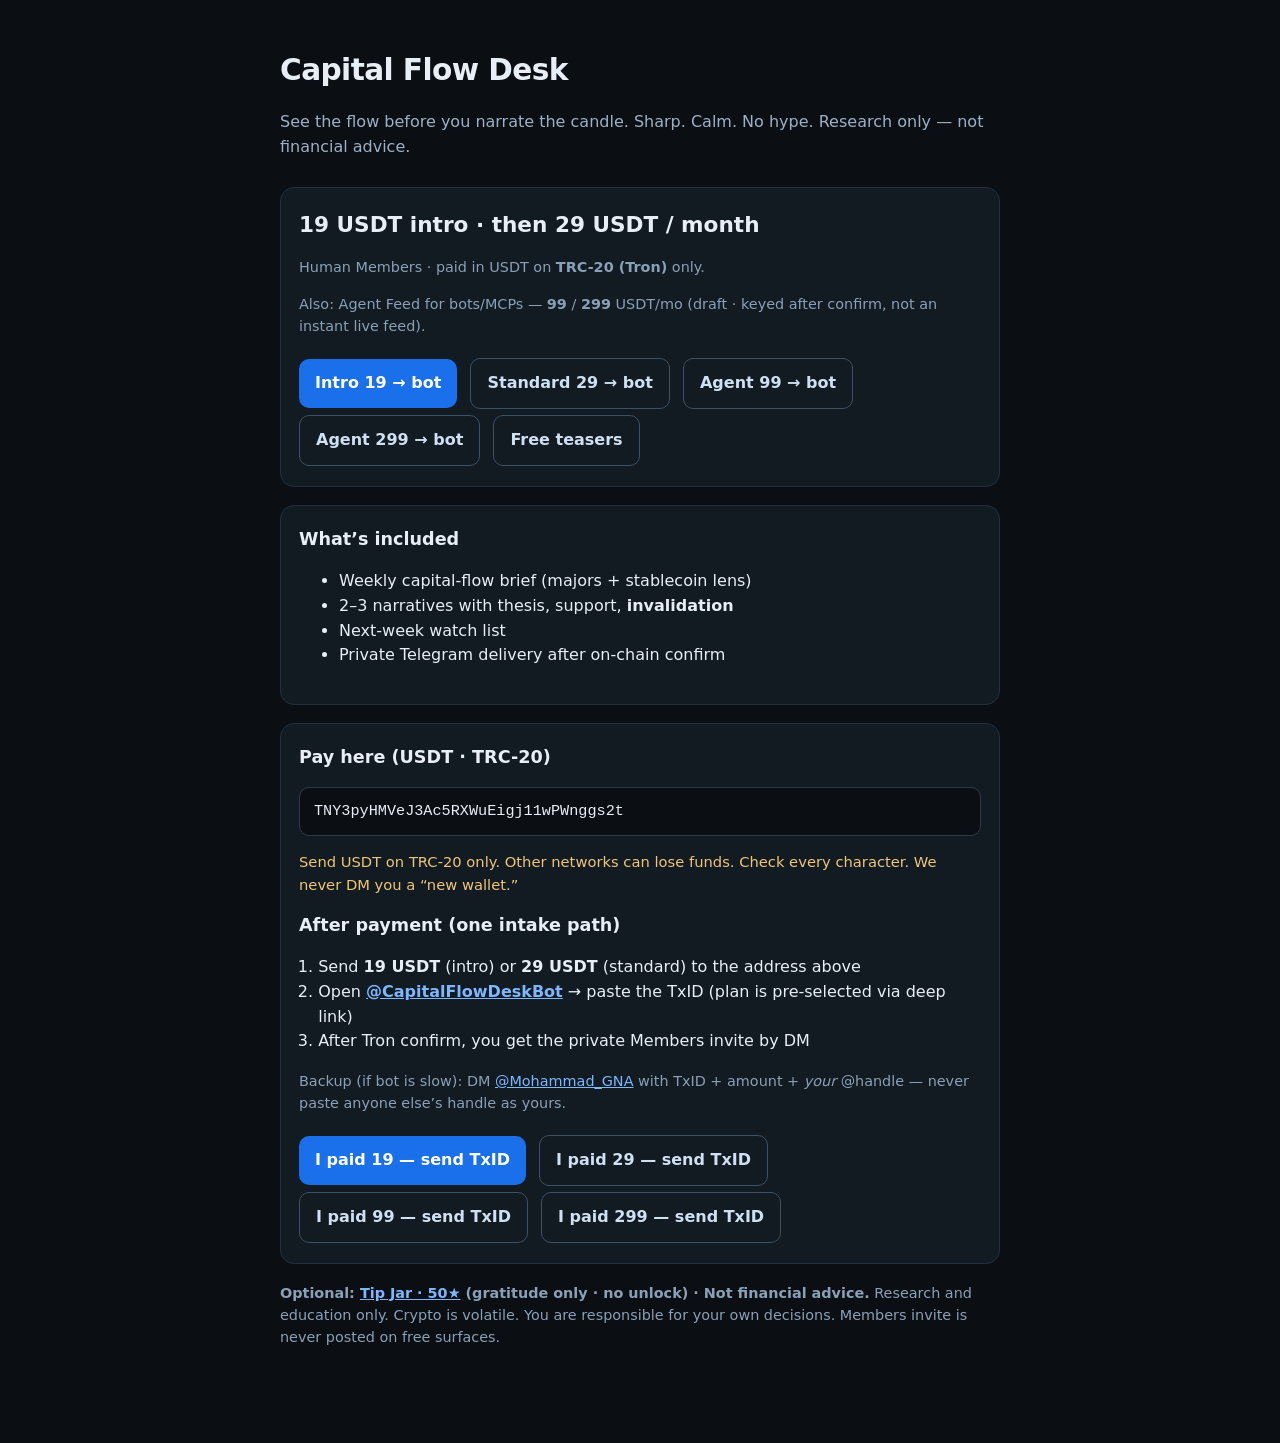
<file: index.html>
<!DOCTYPE html>
<html lang="en">
<head>
<meta charset="utf-8"/>
<meta name="viewport" content="width=device-width, initial-scale=1"/>
<title>Capital Flow Desk — Weekly Crypto Research (USDT)</title>
<meta name="description" content="Institutional-style weekly capital-flow research. 19 USDT intro · 29 USDT/mo. Pay USDT TRC-20, send TxID to @CapitalFlowDeskBot. NFA."/>
<style>
  :root { color-scheme: dark; }
  body { font-family: ui-sans-serif, system-ui, -apple-system, Segoe UI, Roboto, sans-serif; margin: 0; background: #0b0f14; color: #e8eef5; line-height: 1.55; }
  main { max-width: 720px; margin: 0 auto; padding: 48px 20px 80px; }
  h1 { font-size: 1.85rem; margin: 0 0 8px; letter-spacing: -0.02em; }
  h2 { font-size: 1.1rem; margin: 0 0 10px; }
  .sub { color: #9db0c5; margin-bottom: 28px; }
  .card { background: #121a22; border: 1px solid #243041; border-radius: 14px; padding: 20px 18px; margin: 18px 0; }
  .price { font-size: 1.35rem; font-weight: 700; }
  .wallet { font-family: ui-monospace, SFMono-Regular, Menlo, monospace; word-break: break-all; background: #0b0f14; border: 1px solid #2a3a4d; padding: 12px 14px; border-radius: 10px; font-size: 0.95rem; }
  .warn { color: #f0c674; font-size: 0.92rem; }
  .muted { color: #8aa0b6; font-size: 0.9rem; }
  ol { padding-left: 1.2rem; }
  a { color: #7db7ff; }
  .btn { display:inline-block; margin: 6px 8px 0 0; padding:12px 16px; background:#1a6feb; color:#fff; text-decoration:none; border-radius:10px; font-weight:600; }
  .btn.ghost { background: transparent; border: 1px solid #3a5168; color: #cfe0f2; }
  .row { margin-top: 12px; }
</style>
</head>
<body>
<main>
  <h1>Capital Flow Desk</h1>
  <p class="sub">See the flow before you narrate the candle. Sharp. Calm. No hype. Research only — not financial advice.</p>

  <div class="card">
    <div class="price">19 USDT intro · then 29 USDT / month</div>
    <p class="muted">Human Members · paid in USDT on <strong>TRC-20 (Tron)</strong> only.</p>
    <p class="muted">Also: Agent Feed for bots/MCPs — <strong>99</strong> / <strong>299</strong> USDT/mo (draft · keyed after confirm, not an instant live feed).</p>
    <div class="row">
      <a class="btn" href="https://t.me/CapitalFlowDeskBot?start=pay_19">Intro 19 → bot</a>
      <a class="btn ghost" href="https://t.me/CapitalFlowDeskBot?start=pay_29">Standard 29 → bot</a>
      <a class="btn ghost" href="https://t.me/CapitalFlowDeskBot?start=pay_99">Agent 99 → bot</a>
      <a class="btn ghost" href="https://t.me/CapitalFlowDeskBot?start=pay_299">Agent 299 → bot</a>
      <a class="btn ghost" href="https://t.me/CapitalFlowDeskHQ">Free teasers</a>
    </div>
  </div>

  <div class="card">
    <h2>What’s included</h2>
    <ul>
      <li>Weekly capital-flow brief (majors + stablecoin lens)</li>
      <li>2–3 narratives with thesis, support, <strong>invalidation</strong></li>
      <li>Next-week watch list</li>
      <li>Private Telegram delivery after on-chain confirm</li>
    </ul>
  </div>

  <div class="card">
    <h2>Pay here (USDT · TRC-20)</h2>
    <p class="wallet" id="wallet">TNY3pyHMVeJ3Ac5RXWuEigj11wPWnggs2t</p>
    <p class="warn">Send USDT on TRC-20 only. Other networks can lose funds. Check every character. We never DM you a “new wallet.”</p>
    <h2>After payment (one intake path)</h2>
    <ol>
      <li>Send <strong>19 USDT</strong> (intro) or <strong>29 USDT</strong> (standard) to the address above</li>
      <li>Open <a href="https://t.me/CapitalFlowDeskBot?start=pay_19"><strong>@CapitalFlowDeskBot</strong></a> → paste the TxID (plan is pre-selected via deep link)</li>
      <li>After Tron confirm, you get the private Members invite by DM</li>
    </ol>
    <p class="muted">Backup (if bot is slow): DM <a href="https://t.me/Mohammad_GNA">@Mohammad_GNA</a> with TxID + amount + <em>your</em> @handle — never paste anyone else’s handle as yours.</p>
    <div class="row">
      <a class="btn" href="https://t.me/CapitalFlowDeskBot?start=pay_19">I paid 19 — send TxID</a>
      <a class="btn ghost" href="https://t.me/CapitalFlowDeskBot?start=pay_29">I paid 29 — send TxID</a>
      <a class="btn ghost" href="https://t.me/CapitalFlowDeskBot?start=pay_99">I paid 99 — send TxID</a>
      <a class="btn ghost" href="https://t.me/CapitalFlowDeskBot?start=pay_299">I paid 299 — send TxID</a>
    </div>
  </div>

  <p class="muted"><strong>Optional: <a href="https://t.me/CapitalFlowDeskBot?start=tip">Tip Jar · 50★</a> (gratitude only · no unlock) · Not financial advice.</strong> Research and education only. Crypto is volatile. You are responsible for your own decisions. Members invite is never posted on free surfaces.</p>
</main>
</body>
</html>
</file>
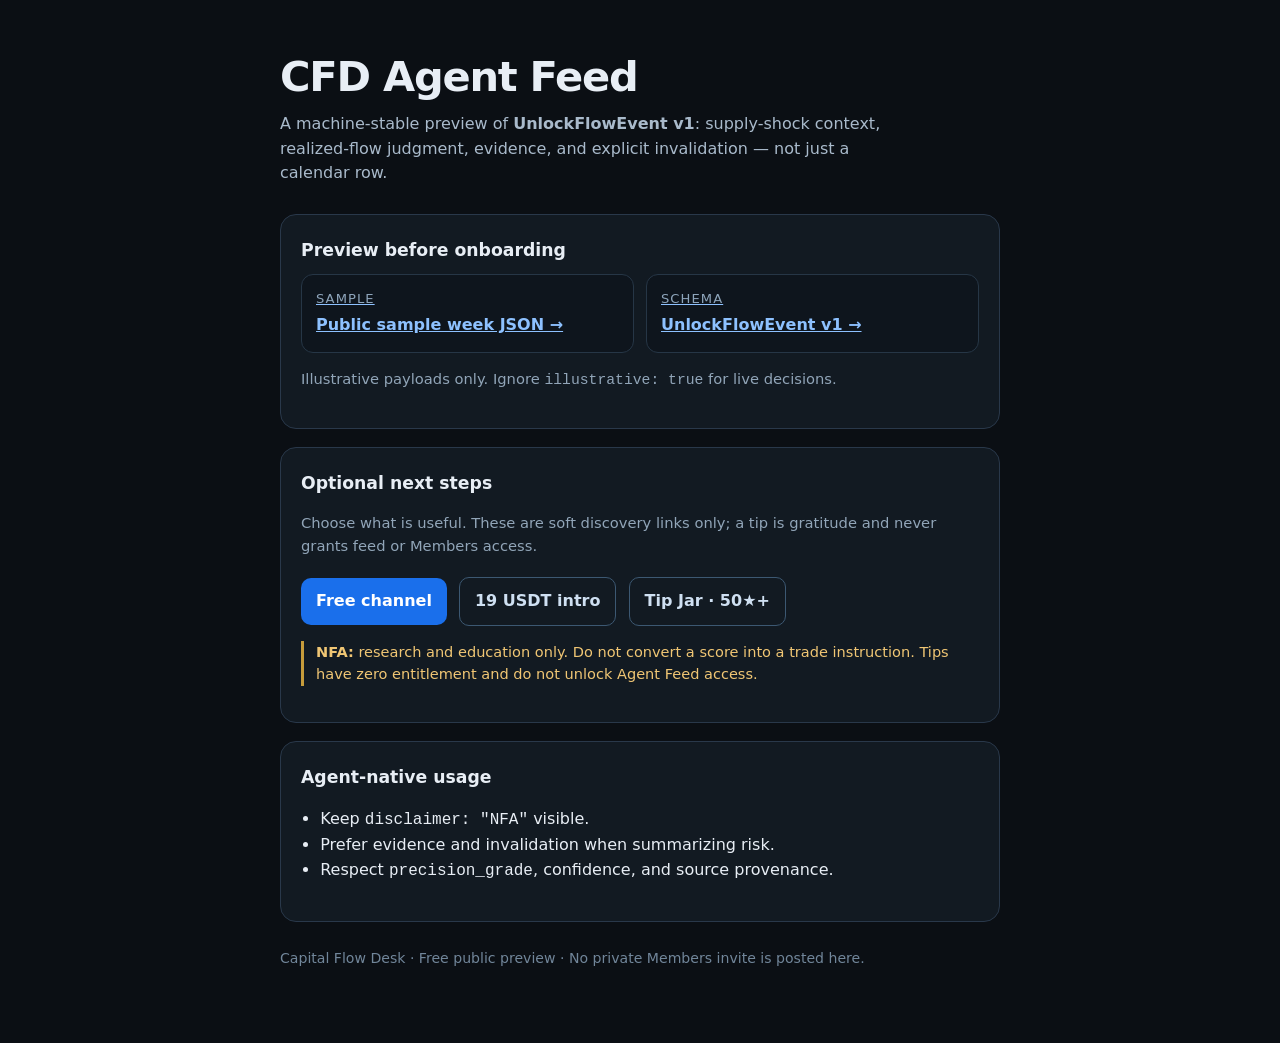
<file: agent-feed/index.html>
<!doctype html>
<html lang="en">
<head>
  <meta charset="utf-8">
  <meta name="viewport" content="width=device-width,initial-scale=1">
  <title>CFD Agent Feed — UnlockFlowEvent v1</title>
  <meta name="description" content="Public UnlockFlowEvent v1 preview for bots and MCP hosts. Research only, not financial advice.">
  <style>
    :root{color-scheme:dark}*{box-sizing:border-box}body{margin:0;background:#0b0f14;color:#e8eef5;font:16px/1.55 ui-sans-serif,system-ui,-apple-system,Segoe UI,Roboto,sans-serif}main{max-width:760px;margin:auto;padding:54px 20px 76px}h1{font-size:clamp(1.8rem,5vw,2.6rem);line-height:1.1;margin:0 0 12px;letter-spacing:-.03em}h2{font-size:1.08rem;margin:0 0 10px}.sub{color:#a9bacb;max-width:620px;margin:0 0 28px}.card{background:#121a22;border:1px solid #29384a;border-radius:16px;padding:22px 20px;margin:18px 0}.grid{display:grid;grid-template-columns:repeat(auto-fit,minmax(210px,1fr));gap:12px}.tile{background:#0e151d;border:1px solid #263646;border-radius:12px;padding:14px}.label{color:#8ea5bb;font-size:.82rem;text-transform:uppercase;letter-spacing:.08em}.value{font-weight:700;margin-top:4px}a{color:#8dc1ff}.btn{display:inline-block;background:#1a6feb;color:white;text-decoration:none;border-radius:10px;padding:11px 15px;font-weight:700;margin:5px 7px 0 0}.btn.ghost{background:transparent;border:1px solid #3c5872;color:#cfe0f2}.muted{color:#91a5b8;font-size:.92rem}.nfa{color:#f0c674;font-size:.91rem;border-left:3px solid #c79c3b;padding-left:12px}ul{padding-left:1.2rem}footer{color:#71869a;font-size:.88rem;margin-top:26px}
  </style>
</head>
<body>
<main>
  <h1>CFD Agent Feed</h1>
  <p class="sub">A machine-stable preview of <strong>UnlockFlowEvent v1</strong>: supply-shock context, realized-flow judgment, evidence, and explicit invalidation — not just a calendar row.</p>
  <section class="card">
    <h2>Preview before onboarding</h2>
    <div class="grid">
      <a class="tile" href="sample-week.json"><div class="label">Sample</div><div class="value">Public sample week JSON →</div></a>
      <a class="tile" href="schema.json"><div class="label">Schema</div><div class="value">UnlockFlowEvent v1 →</div></a>
    </div>
    <p class="muted">Illustrative payloads only. Ignore <code>illustrative: true</code> for live decisions.</p>
  </section>
  <section class="card">
    <h2>Optional next steps</h2>
    <p class="muted">Choose what is useful. These are soft discovery links only; a tip is gratitude and never grants feed or Members access.</p>
    <a class="btn" href="https://t.me/CapitalFlowDeskHQ">Free channel</a>
    <a class="btn ghost" href="https://t.me/CapitalFlowDeskBot?start=pay_19">19 USDT intro</a>
    <a class="btn ghost" href="https://t.me/CapitalFlowDeskBot?start=tip">Tip Jar · 50★+</a>
    <p class="nfa"><strong>NFA:</strong> research and education only. Do not convert a score into a trade instruction. Tips have zero entitlement and do not unlock Agent Feed access.</p>
  </section>
  <section class="card">
    <h2>Agent-native usage</h2>
    <ul>
      <li>Keep <code>disclaimer: "NFA"</code> visible.</li>
      <li>Prefer evidence and invalidation when summarizing risk.</li>
      <li>Respect <code>precision_grade</code>, confidence, and source provenance.</li>
    </ul>
  </section>
  <footer>Capital Flow Desk · Free public preview · No private Members invite is posted here.</footer>
</main>
</body>
</html>
</file>
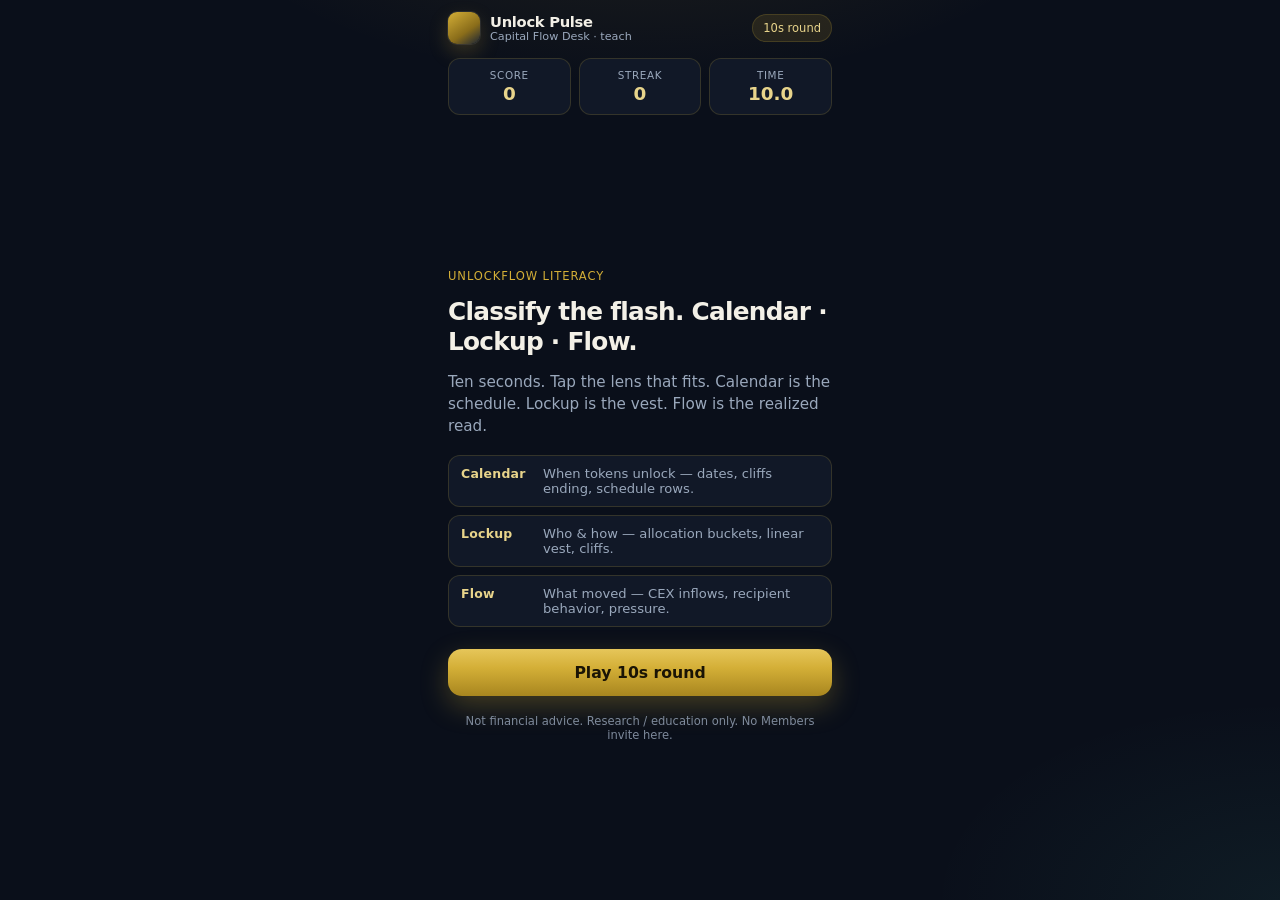
<file: game/index.html>
<!DOCTYPE html>
<html lang="en">
<head>
  <meta charset="utf-8"/>
  <meta name="viewport" content="width=device-width, initial-scale=1, viewport-fit=cover, maximum-scale=1"/>
  <meta name="color-scheme" content="dark"/>
  <meta name="theme-color" content="#0a0f1a"/>
  <meta name="description" content="Unlock Pulse — classify Calendar / Lockup / Flow. UnlockFlow literacy by Capital Flow Desk. NFA."/>
  <title>Unlock Pulse · Capital Flow Desk</title>
  <script src="https://telegram.org/js/telegram-web-app.js"></script>
  <style>
    :root {
      color-scheme: dark;
      --navy: #0a0f1a;
      --navy-2: #111827;
      --navy-3: #1a2436;
      --line: rgba(212, 175, 55, 0.18);
      --gold: #d4af37;
      --gold-soft: #e8d48b;
      --gold-dim: rgba(212, 175, 55, 0.12);
      --text: #f3f0e7;
      --muted: #9aa8bc;
      --ok: #3dd68c;
      --bad: #ff6b7a;
      --cal: #6ea8ff;
      --lock: #c9a227;
      --flow: #5eead4;
      --radius: 16px;
      --font: -apple-system, BlinkMacSystemFont, "SF Pro Text", "Segoe UI", system-ui, sans-serif;
      --safe-b: env(safe-area-inset-bottom, 0px);
      --safe-t: env(safe-area-inset-top, 0px);
    }
    * { box-sizing: border-box; }
    html, body {
      margin: 0; min-height: 100%;
      background: var(--navy); color: var(--text);
      font-family: var(--font);
      -webkit-font-smoothing: antialiased;
      -webkit-tap-highlight-color: transparent;
      user-select: none;
    }
    body {
      background:
        radial-gradient(900px 480px at 50% -20%, rgba(212,175,55,0.14), transparent 55%),
        radial-gradient(700px 400px at 100% 100%, rgba(94,234,212,0.06), transparent 50%),
        var(--navy);
      min-height: 100dvh;
    }
    .app {
      max-width: 420px;
      margin: 0 auto;
      min-height: 100dvh;
      padding: calc(12px + var(--safe-t)) 18px calc(18px + var(--safe-b));
      display: flex; flex-direction: column; gap: 14px;
    }
    .top { display: flex; align-items: center; justify-content: space-between; gap: 10px; }
    .brand { display: flex; align-items: center; gap: 10px; }
    .mark {
      width: 32px; height: 32px; border-radius: 9px;
      background: linear-gradient(145deg, var(--gold), #8a6d1a 60%, #1a2436);
      box-shadow: 0 0 0 1px rgba(255,255,255,0.08), 0 8px 20px rgba(212,175,55,0.22);
    }
    .brand-name { font-weight: 700; font-size: 0.92rem; letter-spacing: -0.02em; }
    .brand-tag { font-size: 0.7rem; color: var(--muted); }
    .pill {
      font-size: 0.72rem; color: var(--gold-soft);
      border: 1px solid var(--line); background: var(--gold-dim);
      padding: 6px 10px; border-radius: 999px; white-space: nowrap;
    }
    .hud { display: grid; grid-template-columns: 1fr 1fr 1fr; gap: 8px; }
    .stat {
      background: var(--navy-2); border: 1px solid var(--line);
      border-radius: 12px; padding: 10px 12px; text-align: center;
    }
    .stat .l { font-size: 0.65rem; color: var(--muted); text-transform: uppercase; letter-spacing: 0.06em; }
    .stat .v { font-size: 1.15rem; font-weight: 700; color: var(--gold-soft); margin-top: 2px; font-variant-numeric: tabular-nums; }
    .timer-bar { height: 4px; border-radius: 999px; background: var(--navy-3); overflow: hidden; }
    .timer-bar > i {
      display: block; height: 100%; width: 100%;
      background: linear-gradient(90deg, var(--gold), var(--gold-soft));
      transform-origin: left center;
      transition: transform 0.05s linear;
    }
    .stage {
      flex: 1; display: flex; flex-direction: column; gap: 12px;
      justify-content: center; min-height: 280px;
    }
    .screen { display: none; flex-direction: column; gap: 14px; animation: in 0.28s ease; }
    .screen.active { display: flex; }
    @keyframes in { from { opacity: 0; transform: translateY(8px); } to { opacity: 1; transform: none; } }
    .kicker { color: var(--gold); font-size: 0.72rem; letter-spacing: 0.08em; text-transform: uppercase; margin: 0; }
    h1 { margin: 0; font-size: 1.55rem; letter-spacing: -0.03em; line-height: 1.2; font-weight: 720; }
    .lead { margin: 0; color: var(--muted); font-size: 0.95rem; line-height: 1.45; }
    .card {
      background: linear-gradient(180deg, var(--navy-3), var(--navy-2));
      border: 1px solid var(--line);
      border-radius: var(--radius);
      padding: 22px 18px;
      min-height: 148px;
      display: flex; flex-direction: column; justify-content: center; gap: 10px;
      box-shadow: 0 16px 40px rgba(0,0,0,0.35);
      position: relative; overflow: hidden;
    }
    .card::before {
      content: ""; position: absolute; inset: 0 auto 0 0; width: 3px;
      background: linear-gradient(180deg, var(--gold), transparent);
    }
    .card.flash-ok { box-shadow: 0 0 0 1px color-mix(in srgb, var(--ok) 55%, transparent), 0 16px 40px rgba(0,0,0,0.35); }
    .card.flash-bad { box-shadow: 0 0 0 1px color-mix(in srgb, var(--bad) 55%, transparent), 0 16px 40px rgba(0,0,0,0.35); }
    .chip {
      align-self: flex-start; font-size: 0.68rem; letter-spacing: 0.05em;
      text-transform: uppercase; color: var(--gold-soft);
      border: 1px solid var(--line); border-radius: 999px; padding: 4px 9px;
      background: rgba(0,0,0,0.2);
    }
    .prompt { font-size: 1.08rem; font-weight: 600; letter-spacing: -0.02em; line-height: 1.35; }
    .hint { font-size: 0.8rem; color: var(--muted); margin: 0; }
    .choices { display: grid; grid-template-columns: 1fr; gap: 8px; }
    .choice {
      appearance: none; border: 1px solid var(--line);
      background: var(--navy-2); color: var(--text);
      border-radius: 14px; padding: 14px 14px;
      font: inherit; font-weight: 600; font-size: 0.95rem;
      display: flex; align-items: center; gap: 12px;
      cursor: pointer; transition: transform 0.08s ease, background 0.15s, border-color 0.15s;
      text-align: left;
    }
    .choice:active { transform: scale(0.985); }
    .choice:disabled { opacity: 0.55; pointer-events: none; }
    .dot { width: 10px; height: 10px; border-radius: 50%; flex-shrink: 0; }
    .choice[data-ans="Calendar"] .dot { background: var(--cal); box-shadow: 0 0 10px color-mix(in srgb, var(--cal) 50%, transparent); }
    .choice[data-ans="Lockup"] .dot { background: var(--lock); box-shadow: 0 0 10px color-mix(in srgb, var(--lock) 50%, transparent); }
    .choice[data-ans="Flow"] .dot { background: var(--flow); box-shadow: 0 0 10px color-mix(in srgb, var(--flow) 50%, transparent); }
    .choice .sub { display: block; font-size: 0.72rem; font-weight: 500; color: var(--muted); margin-top: 2px; }
    .btn {
      appearance: none; border: none; cursor: pointer;
      border-radius: 14px; padding: 14px 16px;
      font: inherit; font-weight: 700; font-size: 0.98rem;
      text-decoration: none; text-align: center;
      display: inline-flex; align-items: center; justify-content: center; gap: 8px;
    }
    .btn.primary {
      background: linear-gradient(180deg, #e6c65a, var(--gold) 40%, #a8861f);
      color: #1a1405;
      box-shadow: 0 10px 28px rgba(212,175,55,0.28);
    }
    .btn.ghost {
      background: transparent; color: var(--gold-soft);
      border: 1px solid var(--line);
    }
    .btn.block { width: 100%; }
    .btn:active { transform: scale(0.985); }
    .teach { display: grid; gap: 8px; margin: 4px 0 8px; }
    .teach-row {
      display: grid; grid-template-columns: 72px 1fr; gap: 10px;
      background: var(--navy-2); border: 1px solid var(--line);
      border-radius: 12px; padding: 10px 12px; font-size: 0.82rem;
    }
    .teach-row strong { color: var(--gold-soft); font-size: 0.78rem; letter-spacing: 0.02em; }
    .teach-row span { color: var(--muted); }
    .result-score {
      font-size: 3rem; font-weight: 750; letter-spacing: -0.04em;
      color: var(--gold-soft); line-height: 1; margin: 4px 0;
    }
    .result-meta { color: var(--muted); font-size: 0.9rem; margin: 0; }
    .share-box {
      background: var(--navy-2); border: 1px solid var(--line);
      border-radius: 12px; padding: 12px 14px; font-size: 0.85rem;
      color: var(--text); line-height: 1.4; white-space: pre-wrap;
    }
    .cta-soft {
      margin-top: 2px;
      background: color-mix(in srgb, var(--gold) 8%, var(--navy-2));
      border: 1px solid var(--line);
      border-radius: 14px; padding: 14px;
      display: flex; flex-direction: column; gap: 10px;
    }
    .cta-soft p { margin: 0; font-size: 0.82rem; color: var(--muted); }
    .tip-link {
      align-self: center;
      color: var(--muted); font-size: 0.74rem;
      text-decoration: none;
      border-bottom: 1px solid rgba(212,175,55,0.28);
      padding: 2px 4px;
      opacity: 0.9;
    }
    .tip-link:hover, .tip-link:focus-visible { color: var(--gold-soft); border-bottom-color: var(--gold); }
    .nfa {
      margin: 4px 0 0; text-align: center;
      font-size: 0.72rem; color: color-mix(in srgb, var(--muted) 80%, transparent);
    }
    .feedback {
      min-height: 1.2em; font-size: 0.82rem; text-align: center;
      color: var(--muted); transition: color 0.15s;
    }
    .feedback.ok { color: var(--ok); }
    .feedback.bad { color: var(--bad); }
  </style>
</head>
<body>
  <div class="app" id="app">
    <header class="top">
      <div class="brand">
        <span class="mark" aria-hidden="true"></span>
        <div>
          <div class="brand-name">Unlock Pulse</div>
          <div class="brand-tag">Capital Flow Desk · teach</div>
        </div>
      </div>
      <span class="pill" id="mode-pill">10s round</span>
    </header>

    <div class="hud" id="hud" hidden>
      <div class="stat"><div class="l">Score</div><div class="v" id="score">0</div></div>
      <div class="stat"><div class="l">Streak</div><div class="v" id="streak">0</div></div>
      <div class="stat"><div class="l">Time</div><div class="v" id="time">10.0</div></div>
    </div>
    <div class="timer-bar" id="timer-bar" hidden><i id="timer-fill"></i></div>

    <main class="stage">
      <section class="screen active" id="screen-intro">
        <p class="kicker">UnlockFlow literacy</p>
        <h1>Classify the flash. Calendar · Lockup · Flow.</h1>
        <p class="lead">Ten seconds. Tap the lens that fits. Calendar is the schedule. Lockup is the vest. Flow is the realized read.</p>
        <div class="teach">
          <div class="teach-row"><strong>Calendar</strong><span>When tokens unlock — dates, cliffs ending, schedule rows.</span></div>
          <div class="teach-row"><strong>Lockup</strong><span>Who &amp; how — allocation buckets, linear vest, cliffs.</span></div>
          <div class="teach-row"><strong>Flow</strong><span>What moved — CEX inflows, recipient behavior, pressure.</span></div>
        </div>
        <button type="button" class="btn primary block" id="btn-start">Play 10s round</button>
        <p class="nfa">Not financial advice. Research / education only. No Members invite here.</p>
      </section>

      <section class="screen" id="screen-play">
        <div class="card" id="flash-card">
          <span class="chip" id="card-chip">Flash</span>
          <div class="prompt" id="card-prompt">…</div>
          <p class="hint" id="card-hint">Tap the correct UnlockFlow lens</p>
        </div>
        <div class="choices" id="choices">
          <button type="button" class="choice" data-ans="Calendar"><span class="dot"></span><span>Calendar<span class="sub">Schedule · dates · cliffs ending</span></span></button>
          <button type="button" class="choice" data-ans="Lockup"><span class="dot"></span><span>Lockup<span class="sub">Allocation · vest terms · cliffs</span></span></button>
          <button type="button" class="choice" data-ans="Flow"><span class="dot"></span><span>Flow<span class="sub">CEX · recipients · sell pressure</span></span></button>
        </div>
        <div class="feedback" id="feedback" aria-live="polite"></div>
      </section>

      <section class="screen" id="screen-result">
        <p class="kicker">Round over</p>
        <div class="result-score" id="final-score">0</div>
        <p class="result-meta" id="result-meta">0 correct · best streak 0</p>
        <div class="share-box" id="share-text"></div>
        <button type="button" class="btn ghost block" id="btn-share">Copy share text</button>
        <button type="button" class="btn primary block" id="btn-again">Play again</button>
        <div class="cta-soft">
          <p>Want the desk’s UnlockFlow briefs (humans)? Soft path — bot checkout, no invite spam.</p>
          <a class="btn primary block" id="btn-cta" href="https://t.me/CapitalFlowDeskBot?start=pay_19" target="_blank" rel="noopener">Open bot · Members intro 19 USDT →</a>
        </div>
        <a class="tip-link" id="btn-tip" href="https://mhr2027r-dotcom.github.io/capital-flow-desk-web/tip/" target="_blank" rel="noopener" aria-label="Optional 50 Stars gratitude tip, with zero entitlement">Optional 50★ gratitude tip · zero entitlement</a>
        <p class="nfa">NFA · Education only · Capital Flow Desk · @CapitalFlowDeskBot</p>
      </section>
    </main>
  </div>

  <script>
  (function () {
    const ROUND_MS = 10000;
    const CARDS = [
      { t: "Calendar", p: "APT cliff ends Friday — 12M tokens scheduled to unlock.", h: "Date on a schedule" },
      { t: "Calendar", p: "Tokenomist row: 42M unlock window opens 14 Oct.", h: "Calendar input" },
      { t: "Calendar", p: "Next team unlock: T-7 horizon on the desk board.", h: "Timing horizon" },
      { t: "Calendar", p: "Vesting cliff completes in 48 hours.", h: "Schedule event" },
      { t: "Calendar", p: "Unlock calendar lists three assets this week.", h: "Schedule list" },
      { t: "Calendar", p: "Public listing: unlock_ts = 2026-10-01T00:00:00Z.", h: "Timestamp" },
      { t: "Calendar", p: "USD headline $48M unlock — no token-units stamped on the card.", h: "Print without units" },
      { t: "Lockup", p: "Tracker emoji says team dump; issuer vesting table shows linear drip only.", h: "Label vs vest table" },
      { t: "Flow", p: "ESTIMATE $ print rewritten after live spot; CONFIRMED units unchanged.", h: "Estimate vs confirmed" },
      { t: "Flow", p: "T0→T+48h cliff absorption checklist: inventory, venues, invalidation first.", h: "Absorption window" },
      { t: "Lockup", p: "LOCKUP 18% supply ≠ float available to sell today.", h: "Lockup vs float" },
      { t: "Calendar", p: "Same-day crowding: three cliffs share one unlock window — calendar conflict.", h: "Crowding dates" },

      { t: "Lockup", p: "Team allocation: 18% supply, 24-mo linear after 6-mo cliff.", h: "Who & how locked" },
      { t: "Lockup", p: "Seed round: monthly unlock, no CEX custody noted.", h: "Vest structure" },
      { t: "Lockup", p: "Investor bucket 12% · vesting_type: cliff_then_linear.", h: "Allocation terms" },
      { t: "Lockup", p: "Advisor tokens remain locked until month 18.", h: "Lock terms" },
      { t: "Lockup", p: "Ecosystem fund: quarterly unlock schedule baked into contract.", h: "Contract vest" },
      { t: "Lockup", p: "Precision grade: CONFIRMED vest table from docs + explorer.", h: "Terms evidence" },
      { t: "Flow", p: "Recipient cluster sent 8.2M to Binance within 36h of T0.", h: "Realized movement" },
      { t: "Flow", p: "CEX inflow z-score +2.1 around unlock; sell_pressure 0.74.", h: "Pressure read" },
      { t: "Flow", p: "Net recipient→CEX positive; invalidation if 7d net outflow.", h: "Flow judgment" },
      { t: "Flow", p: "On-chain: unlocked wallets idle — pressure score revised down.", h: "Behavior update" },
      { t: "Flow", p: "Float depth thin vs unlock size; realized sell print on venue.", h: "Market flow" },
      { t: "Flow", p: "Pre-event drift: quiet wallets until T-48h, then CEX tags light up.", h: "Flow pattern" }
    ];

    const tg = window.Telegram && window.Telegram.WebApp;
    if (tg) {
      try {
        tg.ready();
        tg.expand();
        if (tg.setHeaderColor) tg.setHeaderColor("#0a0f1a");
        if (tg.setBackgroundColor) tg.setBackgroundColor("#0a0f1a");
      } catch (e) {}
    }

    const $ = function (id) { return document.getElementById(id); };
    const screens = { intro: $("screen-intro"), play: $("screen-play"), result: $("screen-result") };

    var score = 0, streak = 0, bestStreak = 0, correct = 0, answered = 0;
    var remaining = ROUND_MS, lastTs = 0, raf = 0, playing = false;
    var deck = [], current = null, locked = false;

    function show(name) {
      Object.keys(screens).forEach(function (k) {
        screens[k].classList.toggle("active", k === name);
      });
      var playUi = name === "play";
      $("hud").hidden = !playUi;
      $("timer-bar").hidden = !playUi;
      $("mode-pill").textContent = name === "play" ? "LIVE" : name === "result" ? "Done" : "10s round";
    }

    function shuffle(a) {
      var x = a.slice();
      for (var i = x.length - 1; i > 0; i--) {
        var j = Math.floor(Math.random() * (i + 1));
        var tmp = x[i]; x[i] = x[j]; x[j] = tmp;
      }
      return x;
    }

    function nextCard() {
      if (!deck.length) deck = shuffle(CARDS);
      current = deck.pop();
      locked = false;
      $("card-prompt").textContent = current.p;
      $("card-hint").textContent = current.h;
      $("card-chip").textContent = "Classify";
      $("flash-card").classList.remove("flash-ok", "flash-bad");
      $("feedback").textContent = "";
      $("feedback").className = "feedback";
      document.querySelectorAll(".choice").forEach(function (b) { b.disabled = false; });
    }

    function setHud() {
      $("score").textContent = String(score);
      $("streak").textContent = String(streak);
      $("time").textContent = (remaining / 1000).toFixed(1);
      var pct = Math.max(0, Math.min(1, remaining / ROUND_MS));
      $("timer-fill").style.transform = "scaleX(" + pct + ")";
    }

    function endRound() {
      playing = false;
      if (raf) cancelAnimationFrame(raf);
      raf = 0;
      var share =
        "Unlock Pulse · " + score + " pts in 10s\n" +
        correct + " correct · streak " + bestStreak + "\n" +
        "Calendar / Lockup / Flow — UnlockFlow literacy\n" +
        "Play: https://mhr2027r-dotcom.github.io/capital-flow-desk-web/game/\n" +
        "Desk: t.me/CapitalFlowDeskBot\n" +
        "NFA · education only";
      $("final-score").textContent = String(score);
      $("result-meta").textContent = correct + " correct · " + answered + " answered · best streak " + bestStreak;
      $("share-text").textContent = share.replace(/\\\\n/g, "\\n");
      show("result");
      if (tg && tg.HapticFeedback) {
        try { tg.HapticFeedback.notificationOccurred("success"); } catch (e) {}
      }
    }

    function tick(ts) {
      if (!playing) return;
      if (!lastTs) lastTs = ts;
      var dt = ts - lastTs;
      lastTs = ts;
      remaining -= dt;
      if (remaining <= 0) {
        remaining = 0;
        setHud();
        endRound();
        return;
      }
      setHud();
      raf = requestAnimationFrame(tick);
    }

    function startRound() {
      score = 0; streak = 0; bestStreak = 0; correct = 0; answered = 0;
      remaining = ROUND_MS; lastTs = 0; deck = shuffle(CARDS);
      playing = true;
      show("play");
      setHud();
      nextCard();
      raf = requestAnimationFrame(tick);
      if (tg && tg.HapticFeedback) {
        try { tg.HapticFeedback.impactOccurred("light"); } catch (e) {}
      }
    }

    function answer(ans) {
      if (!playing || locked || !current) return;
      locked = true;
      answered += 1;
      document.querySelectorAll(".choice").forEach(function (b) { b.disabled = true; });
      var ok = ans === current.t;
      if (ok) {
        streak += 1;
        bestStreak = Math.max(bestStreak, streak);
        var bonus = Math.min(3, streak);
        score += 10 + bonus * 2;
        correct += 1;
        $("feedback").textContent = "Correct · " + current.t;
        $("feedback").className = "feedback ok";
        $("flash-card").classList.add("flash-ok");
        if (tg && tg.HapticFeedback) {
          try { tg.HapticFeedback.impactOccurred("medium"); } catch (e) {}
        }
      } else {
        streak = 0;
        var tip = current.t === "Flow" ? "realized read" : current.t === "Lockup" ? "vest terms" : "schedule";
        $("feedback").textContent = "Was " + current.t + " — " + tip;
        $("feedback").className = "feedback bad";
        $("flash-card").classList.add("flash-bad");
        if (tg && tg.HapticFeedback) {
          try { tg.HapticFeedback.notificationOccurred("error"); } catch (e) {}
        }
      }
      setHud();
      setTimeout(function () {
        if (!playing) return;
        nextCard();
      }, ok ? 320 : 520);
    }

    $("btn-start").addEventListener("click", startRound);
    $("btn-again").addEventListener("click", startRound);
    document.querySelectorAll(".choice").forEach(function (btn) {
      btn.addEventListener("click", function () { answer(btn.getAttribute("data-ans")); });
    });

    $("btn-share").addEventListener("click", async function () {
      var text = $("share-text").textContent;
      try {
        if (navigator.clipboard && navigator.clipboard.writeText) {
          await navigator.clipboard.writeText(text);
        } else {
          var ta = document.createElement("textarea");
          ta.value = text; document.body.appendChild(ta); ta.select();
          document.execCommand("copy"); ta.remove();
        }
        $("btn-share").textContent = "Copied";
        setTimeout(function () { $("btn-share").textContent = "Copy share text"; }, 1400);
        if (tg && tg.HapticFeedback) {
          try { tg.HapticFeedback.notificationOccurred("success"); } catch (e) {}
        }
      } catch (e) {
        if (tg && tg.openTelegramLink) {
          tg.openTelegramLink("https://t.me/share/url?url=" + encodeURIComponent("https://mhr2027r-dotcom.github.io/capital-flow-desk-web/game/") + "&text=" + encodeURIComponent(text));
        }
      }
    });

    var cta = $("btn-cta");
    cta.addEventListener("click", function (e) {
      var url = cta.getAttribute("href");
      if (tg && tg.openTelegramLink) {
        e.preventDefault();
        tg.openTelegramLink(url);
      }
    });

    var tip = $("btn-tip");
    tip.addEventListener("click", function (e) {
      var url = tip.getAttribute("href");
      if (tg && tg.openLink) {
        e.preventDefault();
        tg.openLink(url);
      } else if (tg && tg.openTelegramLink) {
        e.preventDefault();
        tg.openTelegramLink(url);
      }
    });
  })();
  </script>
</body>
</html>
</file>
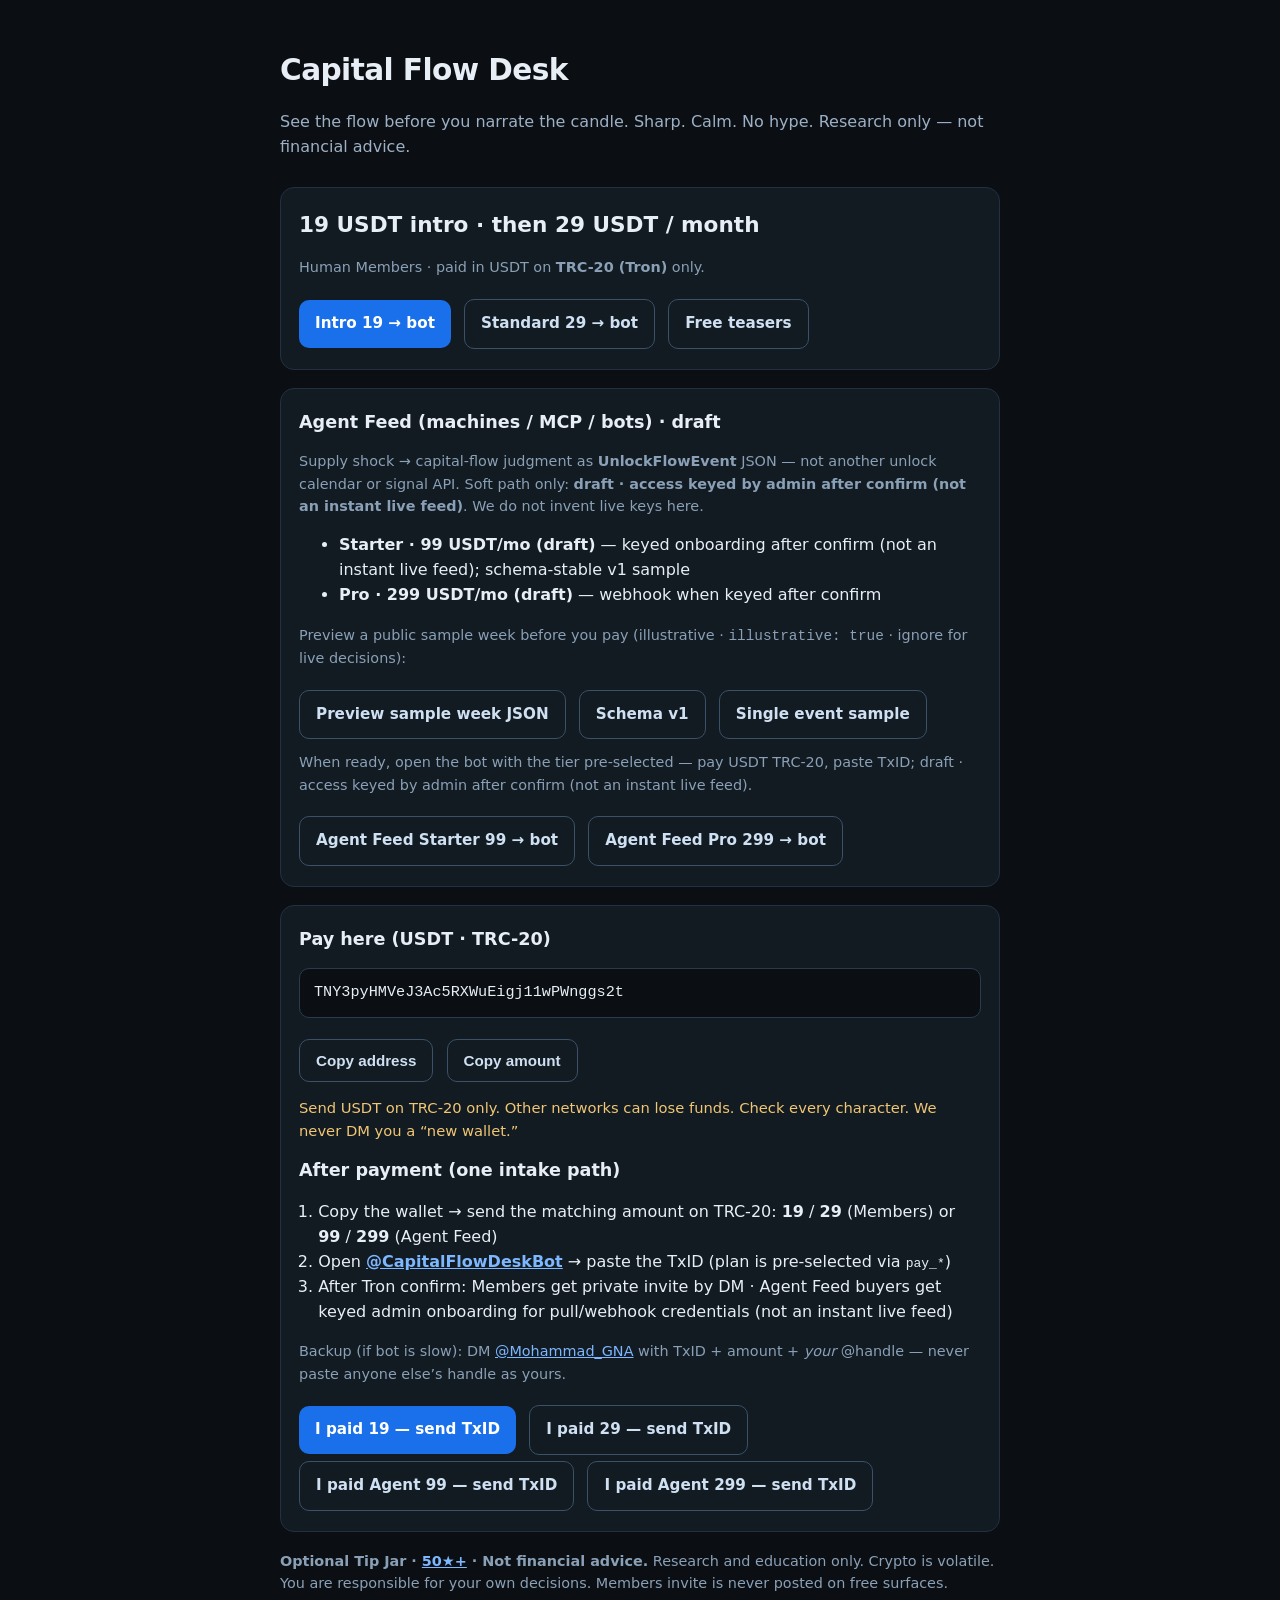
<file: pay/index.html>
<!DOCTYPE html>
<html lang="en">
<head>
<meta charset="utf-8"/>
<meta name="viewport" content="width=device-width, initial-scale=1"/>
<title>Capital Flow Desk — Pay (USDT TRC-20)</title>
<meta name="description" content="Pay Capital Flow Desk: Members 19/29 or Agent Feed 99/299 USDT on TRC-20. Copy wallet, send exact amount, paste TxID in @CapitalFlowDeskBot. NFA."/>
<style>
  :root { color-scheme: dark; }
  body { font-family: ui-sans-serif, system-ui, -apple-system, Segoe UI, Roboto, sans-serif; margin: 0; background: #0b0f14; color: #e8eef5; line-height: 1.55; }
  main { max-width: 720px; margin: 0 auto; padding: 48px 20px 80px; }
  h1 { font-size: 1.85rem; margin: 0 0 8px; letter-spacing: -0.02em; }
  h2 { font-size: 1.1rem; margin: 0 0 10px; }
  .sub { color: #9db0c5; margin-bottom: 28px; }
  .card { background: #121a22; border: 1px solid #243041; border-radius: 14px; padding: 20px 18px; margin: 18px 0; }
  .card.selected { border-color: #1a6feb; box-shadow: 0 0 0 1px #1a6feb44; }
  .price { font-size: 1.35rem; font-weight: 700; }
  .wallet { font-family: ui-monospace, SFMono-Regular, Menlo, monospace; word-break: break-all; background: #0b0f14; border: 1px solid #2a3a4d; padding: 12px 14px; border-radius: 10px; font-size: 0.95rem; }
  .warn { color: #f0c674; font-size: 0.92rem; }
  .muted { color: #8aa0b6; font-size: 0.9rem; }
  .chip { display:none; margin: 10px 0 0; padding: 10px 12px; border-radius: 10px; background: #0f1b2a; border: 1px solid #1a6feb; color: #cfe0f2; font-weight: 600; }
  .chip.on { display:block; }
  ol { padding-left: 1.2rem; }
  a { color: #7db7ff; }
  .btn { display:inline-block; margin: 6px 8px 0 0; padding:12px 16px; background:#1a6feb; color:#fff; text-decoration:none; border-radius:10px; font-weight:600; border:0; cursor:pointer; font-size:0.95rem; }
  .btn.ghost { background: transparent; border: 1px solid #3a5168; color: #cfe0f2; }
  .btn.primary-plan { background:#1a6feb; border: 1px solid #1a6feb; color:#fff; }
  .row { margin-top: 12px; }
  #copy-status { margin-left: 8px; color: #7dcea0; font-size: 0.9rem; }
</style>
</head>
<body>
<main>
  <h1>Capital Flow Desk</h1>
  <p class="sub">See the flow before you narrate the candle. Sharp. Calm. No hype. Research only — not financial advice.</p>

  <div class="card" id="members-card">
    <div class="price">19 USDT intro · then 29 USDT / month</div>
    <p class="muted">Human Members · paid in USDT on <strong>TRC-20 (Tron)</strong> only.</p>
    <div class="row">
      <a class="btn plan-cta" data-plan="19" href="https://t.me/CapitalFlowDeskBot?start=pay_19">Intro 19 → bot</a>
      <a class="btn ghost plan-cta" data-plan="29" href="https://t.me/CapitalFlowDeskBot?start=pay_29">Standard 29 → bot</a>
      <a class="btn ghost" href="https://t.me/CapitalFlowDeskHQ">Free teasers</a>
    </div>
  </div>

  <div class="card" id="agent-feed">
    <h2>Agent Feed (machines / MCP / bots) · draft</h2>
    <p class="muted">Supply shock → capital-flow judgment as <strong>UnlockFlowEvent</strong> JSON — not another unlock calendar or signal API. Soft path only: <strong>draft · access keyed by admin after confirm (not an instant live feed)</strong>. We do not invent live keys here.</p>
    <ul>
      <li><strong>Starter · 99 USDT/mo (draft)</strong> — keyed onboarding after confirm (not an instant live feed); schema-stable v1 sample</li>
      <li><strong>Pro · 299 USDT/mo (draft)</strong> — webhook when keyed after confirm</li>
    </ul>
    <p class="muted">Preview a public sample week before you pay (illustrative · <code>illustrative: true</code> · ignore for live decisions):</p>
    <div class="row">
      <a class="btn ghost" href="./agent-feed/sample-week.json">Preview sample week JSON</a>
      <a class="btn ghost" href="./agent-feed/schema.json">Schema v1</a>
      <a class="btn ghost" href="./agent-feed/example-unlock-event.json">Single event sample</a>
    </div>
    <p class="muted" style="margin-top:12px;">When ready, open the bot with the tier pre-selected — pay USDT TRC-20, paste TxID; draft · access keyed by admin after confirm (not an instant live feed).</p>
    <div class="row">
      <a class="btn ghost plan-cta" data-plan="99" href="https://t.me/CapitalFlowDeskBot?start=pay_99">Agent Feed Starter 99 → bot</a>
      <a class="btn ghost plan-cta" data-plan="299" href="https://t.me/CapitalFlowDeskBot?start=pay_299">Agent Feed Pro 299 → bot</a>
    </div>
  </div>

  <div class="card" id="pay-card">
    <h2>Pay here (USDT · TRC-20)</h2>
    <div class="chip" id="plan-chip" aria-live="polite"></div>
    <p class="wallet" id="wallet">TNY3pyHMVeJ3Ac5RXWuEigj11wPWnggs2t</p>
    <p class="wallet" id="amount-box" hidden>Amount: —</p>
    <div class="row">
      <button type="button" class="btn ghost" id="btn-copy">Copy address</button>
      <button type="button" class="btn ghost" id="btn-copy-amount" hidden>Copy amount</button>
      <span id="copy-status" aria-live="polite"></span>
    </div>
    <p class="warn">Send USDT on TRC-20 only. Other networks can lose funds. Check every character. We never DM you a “new wallet.”</p>
    <h2>After payment (one intake path)</h2>
    <ol>
      <li id="step-amount">Copy the wallet → send the matching amount on TRC-20: <strong>19</strong> / <strong>29</strong> (Members) or <strong>99</strong> / <strong>299</strong> (Agent Feed)</li>
      <li>Open <a id="step-bot" href="https://t.me/CapitalFlowDeskBot"><strong>@CapitalFlowDeskBot</strong></a> → paste the TxID (plan is pre-selected via <code>pay_*</code>)</li>
      <li>After Tron confirm: Members get private invite by DM · Agent Feed buyers get keyed admin onboarding for pull/webhook credentials (not an instant live feed)</li>
    </ol>
    <p class="muted">Backup (if bot is slow): DM <a href="https://t.me/Mohammad_GNA">@Mohammad_GNA</a> with TxID + amount + <em>your</em> @handle — never paste anyone else’s handle as yours.</p>
    <div class="row" id="paid-row">
      <a class="btn plan-paid" data-plan="19" href="https://t.me/CapitalFlowDeskBot?start=pay_19">I paid 19 — send TxID</a>
      <a class="btn ghost plan-paid" data-plan="29" href="https://t.me/CapitalFlowDeskBot?start=pay_29">I paid 29 — send TxID</a>
      <a class="btn ghost plan-paid" data-plan="99" href="https://t.me/CapitalFlowDeskBot?start=pay_99">I paid Agent 99 — send TxID</a>
      <a class="btn ghost plan-paid" data-plan="299" href="https://t.me/CapitalFlowDeskBot?start=pay_299">I paid Agent 299 — send TxID</a>
    </div>
  </div>

  <p class="muted"><strong>Optional Tip Jar · <a href="https://t.me/CapitalFlowDeskBot?start=tip">50★+</a> · Not financial advice.</strong> Research and education only. Crypto is volatile. You are responsible for your own decisions. Members invite is never posted on free surfaces.</p>
</main>
<script>
(function () {
  var WALLET = "TNY3pyHMVeJ3Ac5RXWuEigj11wPWnggs2t";
  var LABELS = {
    "19": "Members intro · send exactly 19 USDT (TRC-20)",
    "29": "Members standard · send exactly 29 USDT (TRC-20)",
    "99": "Agent Feed Starter (draft · keyed) · send exactly 99 USDT (TRC-20)",
    "299": "Agent Feed Pro (draft · keyed) · send exactly 299 USDT (TRC-20)"
  };
  var btn = document.getElementById("btn-copy");
  var btnAmt = document.getElementById("btn-copy-amount");
  var status = document.getElementById("copy-status");
  var amountBox = document.getElementById("amount-box");
  var currentPlan = "";
  function done(ok, which) {
    if (!status) return;
    status.textContent = ok ? "Copied" : "Select & copy manually";
    var b = which === "amount" ? btnAmt : btn;
    if (b && ok) {
      var prev = b.textContent;
      b.textContent = "Copied ✓";
      setTimeout(function () { b.textContent = prev; status.textContent = ""; }, 1800);
    }
  }
  function fallback(text, which) {
    try {
      var ta = document.createElement("textarea");
      ta.value = text;
      ta.setAttribute("readonly", "");
      ta.style.position = "fixed";
      ta.style.left = "-9999px";
      document.body.appendChild(ta);
      ta.select();
      var ok = document.execCommand("copy");
      document.body.removeChild(ta);
      done(ok, which);
    } catch (e) { done(false, which); }
  }
  function copyText(text, which) {
    if (navigator.clipboard && navigator.clipboard.writeText) {
      navigator.clipboard.writeText(text).then(function () { done(true, which); }, function () { fallback(text, which); });
    } else {
      fallback(text, which);
    }
  }
  if (btn) {
    btn.addEventListener("click", function () { copyText(WALLET, "wallet"); });
  }
  if (btnAmt) {
    btnAmt.addEventListener("click", function () {
      if (!currentPlan) return;
      copyText(currentPlan, "amount");
    });
  }

  function readPlan() {
    try {
      var q = new URLSearchParams(window.location.search);
      var p = (q.get("plan") || q.get("amount") || "").replace(/^pay_/, "");
      if (LABELS[p]) return p;
      var h = (window.location.hash || "").replace(/^#/, "").replace(/^plan=/, "").replace(/^pay_/, "");
      if (LABELS[h]) return h;
    } catch (e) {}
    return "";
  }

  function applyPlan(plan) {
    if (!LABELS[plan]) return;
    currentPlan = plan;
    var chip = document.getElementById("plan-chip");
    if (chip) {
      chip.textContent = LABELS[plan];
      chip.classList.add("on");
    }
    if (amountBox) {
      amountBox.hidden = false;
      amountBox.textContent = "Exact amount: " + plan + " USDT (TRC-20)";
    }
    if (btnAmt) {
      btnAmt.hidden = false;
      btnAmt.textContent = "Copy " + plan + " USDT";
    }
    var step = document.getElementById("step-amount");
    if (step) {
      step.innerHTML = "Copy the wallet + amount → send exactly <strong>" + plan + " USDT</strong> on TRC-20 only";
    }
    var bot = document.getElementById("step-bot");
    if (bot) bot.href = "https://t.me/CapitalFlowDeskBot?start=pay_" + plan;
    var payCard = document.getElementById("pay-card");
    if (payCard) payCard.classList.add("selected");
    if (plan === "19" || plan === "29") {
      var mc = document.getElementById("members-card");
      if (mc) mc.classList.add("selected");
    }
    if (plan === "99" || plan === "299") {
      var ac = document.getElementById("agent-feed");
      if (ac) ac.classList.add("selected");
    }
    document.querySelectorAll(".plan-cta, .plan-paid").forEach(function (el) {
      var match = el.getAttribute("data-plan") === plan;
      el.classList.toggle("ghost", !match);
      el.classList.toggle("primary-plan", match);
      if (match && el.classList.contains("plan-paid")) {
        el.textContent = el.textContent.replace(/^I paid/, "✓ I paid");
      }
    });
  }

  applyPlan(readPlan());
})();
</script>
</body>
</html>
</file>
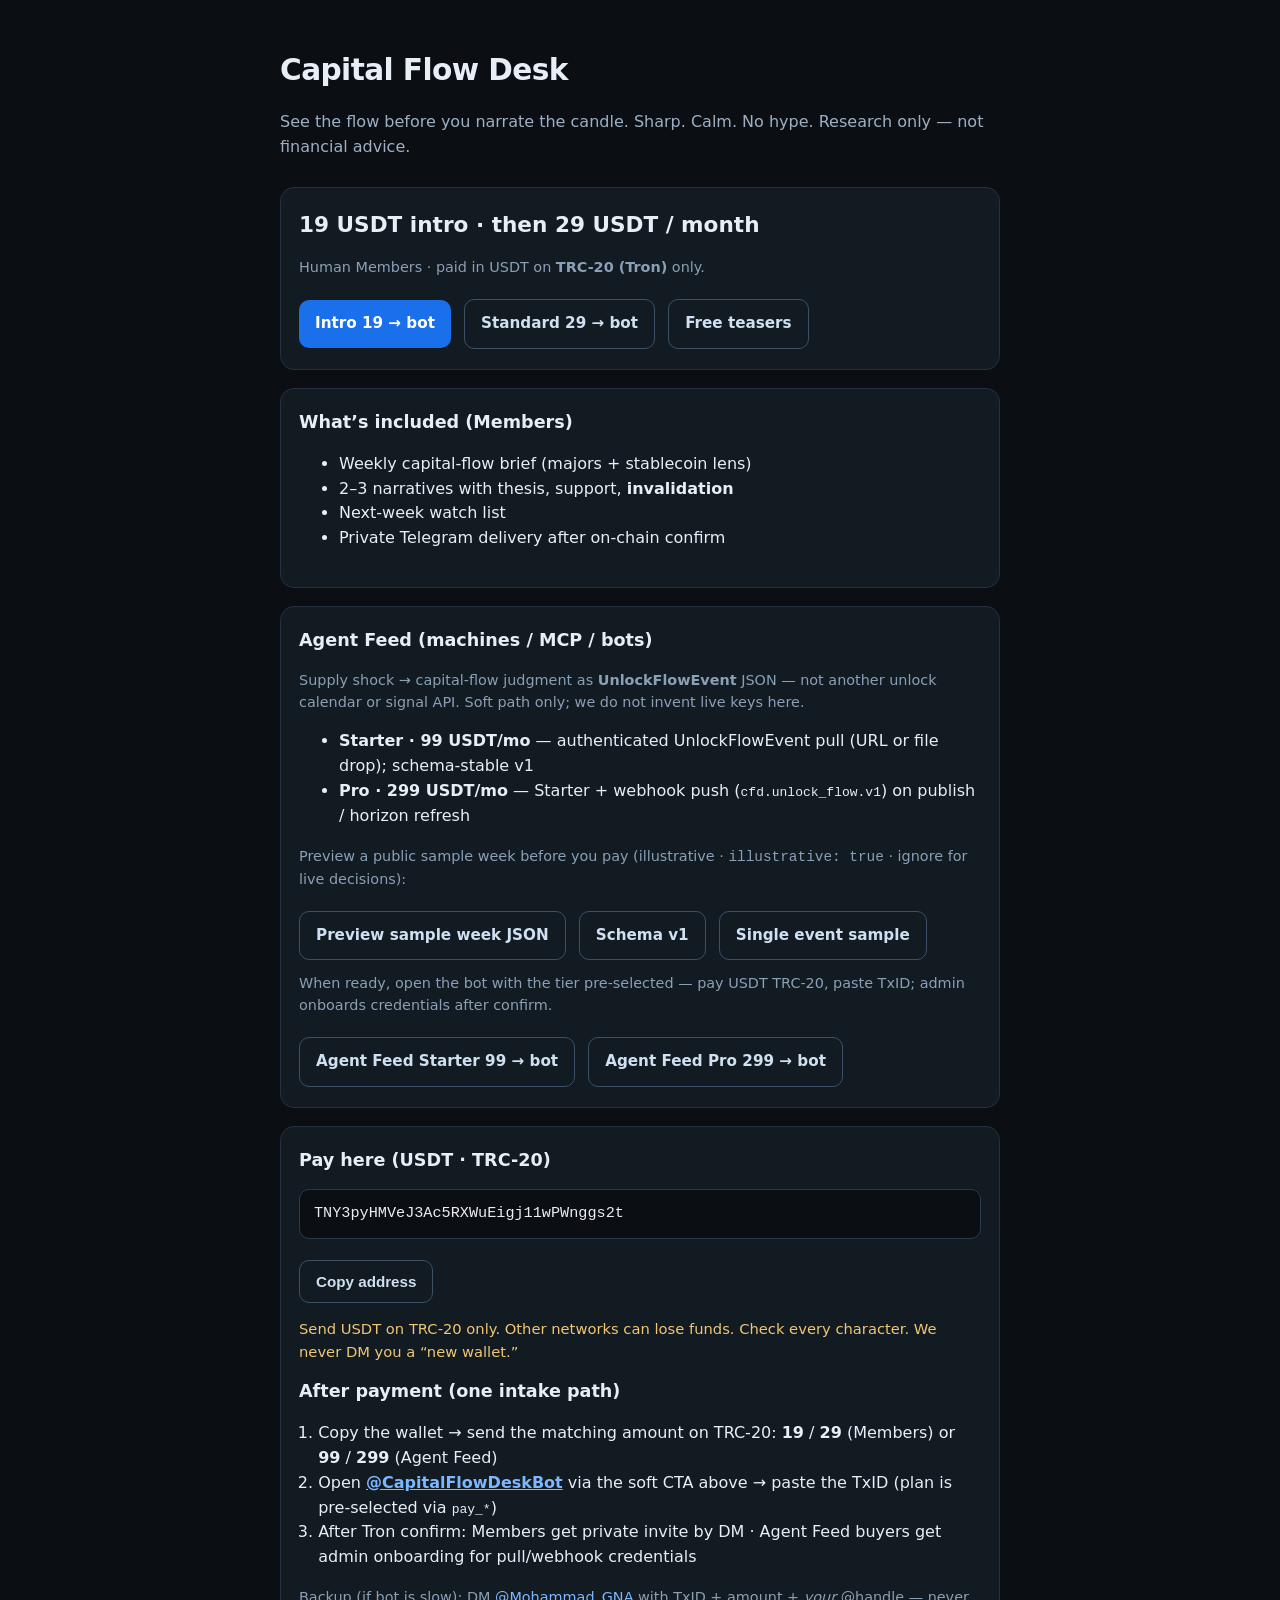
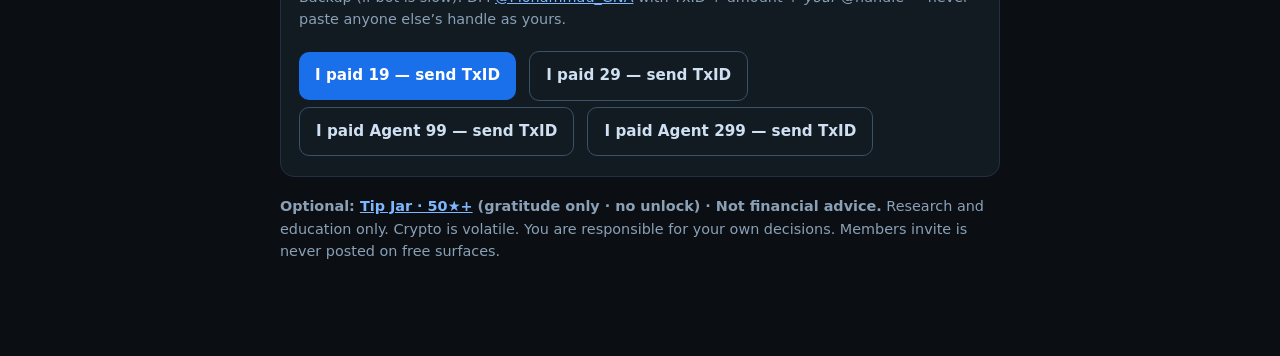
<file: sales/index.html>
<!DOCTYPE html>
<html lang="en">
<head>
<meta charset="utf-8"/>
<meta name="viewport" content="width=device-width, initial-scale=1"/>
<title>Capital Flow Desk — Weekly Crypto Research (USDT)</title>
<meta name="description" content="Capital-flow research for humans (19/29) and Agent Feed JSON for bots (99/299). Preview sample week before pay. USDT TRC-20 → @CapitalFlowDeskBot. NFA."/>
<style>
  :root { color-scheme: dark; }
  body { font-family: ui-sans-serif, system-ui, -apple-system, Segoe UI, Roboto, sans-serif; margin: 0; background: #0b0f14; color: #e8eef5; line-height: 1.55; }
  main { max-width: 720px; margin: 0 auto; padding: 48px 20px 80px; }
  h1 { font-size: 1.85rem; margin: 0 0 8px; letter-spacing: -0.02em; }
  h2 { font-size: 1.1rem; margin: 0 0 10px; }
  .sub { color: #9db0c5; margin-bottom: 28px; }
  .card { background: #121a22; border: 1px solid #243041; border-radius: 14px; padding: 20px 18px; margin: 18px 0; }
  .card.selected { border-color: #1a6feb; box-shadow: 0 0 0 1px #1a6feb44; }
  .price { font-size: 1.35rem; font-weight: 700; }
  .wallet { font-family: ui-monospace, SFMono-Regular, Menlo, monospace; word-break: break-all; background: #0b0f14; border: 1px solid #2a3a4d; padding: 12px 14px; border-radius: 10px; font-size: 0.95rem; }
  .warn { color: #f0c674; font-size: 0.92rem; }
  .muted { color: #8aa0b6; font-size: 0.9rem; }
  .chip { display:none; margin: 10px 0 0; padding: 10px 12px; border-radius: 10px; background: #0f1b2a; border: 1px solid #1a6feb; color: #cfe0f2; font-weight: 600; }
  .chip.on { display:block; }
  ol { padding-left: 1.2rem; }
  a { color: #7db7ff; }
  .btn { display:inline-block; margin: 6px 8px 0 0; padding:12px 16px; background:#1a6feb; color:#fff; text-decoration:none; border-radius:10px; font-weight:600; border:0; cursor:pointer; font-size:0.95rem; }
  .btn.ghost { background: transparent; border: 1px solid #3a5168; color: #cfe0f2; }
  .btn.primary-plan { background:#1a6feb; border: 1px solid #1a6feb; color:#fff; }
  .row { margin-top: 12px; }
  #copy-status { margin-left: 8px; color: #7dcea0; font-size: 0.9rem; }
</style>
</head>
<body>
<main>
  <h1>Capital Flow Desk</h1>
  <p class="sub">See the flow before you narrate the candle. Sharp. Calm. No hype. Research only — not financial advice.</p>

  <div class="card" id="members-card">
    <div class="price">19 USDT intro · then 29 USDT / month</div>
    <p class="muted">Human Members · paid in USDT on <strong>TRC-20 (Tron)</strong> only.</p>
    <div class="row">
      <a class="btn plan-cta" data-plan="19" href="https://t.me/CapitalFlowDeskBot?start=pay_19">Intro 19 → bot</a>
      <a class="btn ghost plan-cta" data-plan="29" href="https://t.me/CapitalFlowDeskBot?start=pay_29">Standard 29 → bot</a>
      <a class="btn ghost" href="https://t.me/CapitalFlowDeskHQ">Free teasers</a>
    </div>
  </div>

  <div class="card">
    <h2>What’s included (Members)</h2>
    <ul>
      <li>Weekly capital-flow brief (majors + stablecoin lens)</li>
      <li>2–3 narratives with thesis, support, <strong>invalidation</strong></li>
      <li>Next-week watch list</li>
      <li>Private Telegram delivery after on-chain confirm</li>
    </ul>
  </div>

  <div class="card" id="agent-feed">
    <h2>Agent Feed (machines / MCP / bots)</h2>
    <p class="muted">Supply shock → capital-flow judgment as <strong>UnlockFlowEvent</strong> JSON — not another unlock calendar or signal API. Soft path only; we do not invent live keys here.</p>
    <ul>
      <li><strong>Starter · 99 USDT/mo</strong> — authenticated UnlockFlowEvent pull (URL or file drop); schema-stable v1</li>
      <li><strong>Pro · 299 USDT/mo</strong> — Starter + webhook push (<code>cfd.unlock_flow.v1</code>) on publish / horizon refresh</li>
    </ul>
    <p class="muted">Preview a public sample week before you pay (illustrative · <code>illustrative: true</code> · ignore for live decisions):</p>
    <div class="row">
      <a class="btn ghost" href="./agent-feed/sample-week.json">Preview sample week JSON</a>
      <a class="btn ghost" href="./agent-feed/schema.json">Schema v1</a>
      <a class="btn ghost" href="./agent-feed/example-unlock-event.json">Single event sample</a>
    </div>
    <p class="muted" style="margin-top:12px;">When ready, open the bot with the tier pre-selected — pay USDT TRC-20, paste TxID; admin onboards credentials after confirm.</p>
    <div class="row">
      <a class="btn ghost plan-cta" data-plan="99" href="https://t.me/CapitalFlowDeskBot?start=pay_99">Agent Feed Starter 99 → bot</a>
      <a class="btn ghost plan-cta" data-plan="299" href="https://t.me/CapitalFlowDeskBot?start=pay_299">Agent Feed Pro 299 → bot</a>
    </div>
  </div>

  <div class="card" id="pay-card">
    <h2>Pay here (USDT · TRC-20)</h2>
    <div class="chip" id="plan-chip" aria-live="polite"></div>
    <p class="wallet" id="wallet">TNY3pyHMVeJ3Ac5RXWuEigj11wPWnggs2t</p>
    <div class="row">
      <button type="button" class="btn ghost" id="btn-copy">Copy address</button>
      <span id="copy-status" aria-live="polite"></span>
    </div>
    <p class="warn">Send USDT on TRC-20 only. Other networks can lose funds. Check every character. We never DM you a “new wallet.”</p>
    <h2>After payment (one intake path)</h2>
    <ol>
      <li id="step-amount">Copy the wallet → send the matching amount on TRC-20: <strong>19</strong> / <strong>29</strong> (Members) or <strong>99</strong> / <strong>299</strong> (Agent Feed)</li>
      <li>Open <a id="step-bot" href="https://t.me/CapitalFlowDeskBot"><strong>@CapitalFlowDeskBot</strong></a> via the soft CTA above → paste the TxID (plan is pre-selected via <code>pay_*</code>)</li>
      <li>After Tron confirm: Members get private invite by DM · Agent Feed buyers get admin onboarding for pull/webhook credentials</li>
    </ol>
    <p class="muted">Backup (if bot is slow): DM <a href="https://t.me/Mohammad_GNA">@Mohammad_GNA</a> with TxID + amount + <em>your</em> @handle — never paste anyone else’s handle as yours.</p>
    <div class="row" id="paid-row">
      <a class="btn plan-paid" data-plan="19" href="https://t.me/CapitalFlowDeskBot?start=pay_19">I paid 19 — send TxID</a>
      <a class="btn ghost plan-paid" data-plan="29" href="https://t.me/CapitalFlowDeskBot?start=pay_29">I paid 29 — send TxID</a>
      <a class="btn ghost plan-paid" data-plan="99" href="https://t.me/CapitalFlowDeskBot?start=pay_99">I paid Agent 99 — send TxID</a>
      <a class="btn ghost plan-paid" data-plan="299" href="https://t.me/CapitalFlowDeskBot?start=pay_299">I paid Agent 299 — send TxID</a>
    </div>
  </div>

  <p class="muted"><strong>Optional: <a href="https://t.me/CapitalFlowDeskBot?start=tip">Tip Jar · 50★+</a> (gratitude only · no unlock) · Not financial advice.</strong> Research and education only. Crypto is volatile. You are responsible for your own decisions. Members invite is never posted on free surfaces.</p>
</main>
<script>
(function () {
  var WALLET = "TNY3pyHMVeJ3Ac5RXWuEigj11wPWnggs2t";
  var LABELS = {
    "19": "Members intro · send exactly 19 USDT (TRC-20)",
    "29": "Members standard · send exactly 29 USDT (TRC-20)",
    "99": "Agent Feed Starter · send exactly 99 USDT (TRC-20)",
    "299": "Agent Feed Pro · send exactly 299 USDT (TRC-20)"
  };
  var btn = document.getElementById("btn-copy");
  var status = document.getElementById("copy-status");
  function done(ok) {
    if (!status) return;
    status.textContent = ok ? "Copied" : "Select & copy manually";
    if (btn && ok) {
      var prev = btn.textContent;
      btn.textContent = "Copied ✓";
      setTimeout(function () { btn.textContent = prev; status.textContent = ""; }, 1800);
    }
  }
  function fallback(text) {
    try {
      var ta = document.createElement("textarea");
      ta.value = text;
      ta.setAttribute("readonly", "");
      ta.style.position = "fixed";
      ta.style.left = "-9999px";
      document.body.appendChild(ta);
      ta.select();
      var ok = document.execCommand("copy");
      document.body.removeChild(ta);
      done(ok);
    } catch (e) { done(false); }
  }
  if (btn) {
    btn.addEventListener("click", function () {
      if (navigator.clipboard && navigator.clipboard.writeText) {
        navigator.clipboard.writeText(WALLET).then(function () { done(true); }, function () { fallback(WALLET); });
      } else {
        fallback(WALLET);
      }
    });
  }

  function readPlan() {
    try {
      var q = new URLSearchParams(window.location.search);
      var p = (q.get("plan") || q.get("amount") || "").replace(/^pay_/, "");
      if (LABELS[p]) return p;
      var h = (window.location.hash || "").replace(/^#/, "").replace(/^plan=/, "").replace(/^pay_/, "");
      if (LABELS[h]) return h;
    } catch (e) {}
    return "";
  }

  function applyPlan(plan) {
    if (!LABELS[plan]) return;
    var chip = document.getElementById("plan-chip");
    if (chip) {
      chip.textContent = LABELS[plan];
      chip.classList.add("on");
    }
    var step = document.getElementById("step-amount");
    if (step) {
      step.innerHTML = "Copy the wallet → send exactly <strong>" + plan + " USDT</strong> on TRC-20 only";
    }
    var bot = document.getElementById("step-bot");
    if (bot) bot.href = "https://t.me/CapitalFlowDeskBot?start=pay_" + plan;
    var payCard = document.getElementById("pay-card");
    if (payCard) payCard.classList.add("selected");
    if (plan === "19" || plan === "29") {
      var mc = document.getElementById("members-card");
      if (mc) mc.classList.add("selected");
    }
    if (plan === "99" || plan === "299") {
      var ac = document.getElementById("agent-feed");
      if (ac) ac.classList.add("selected");
    }
    document.querySelectorAll(".plan-cta, .plan-paid").forEach(function (el) {
      var match = el.getAttribute("data-plan") === plan;
      el.classList.toggle("ghost", !match);
      el.classList.toggle("primary-plan", match);
      if (match && el.classList.contains("plan-paid")) {
        el.textContent = el.textContent.replace(/^I paid/, "✓ I paid");
      }
    });
  }

  applyPlan(readPlan());
})();
</script>
</body>
</html>
</file>
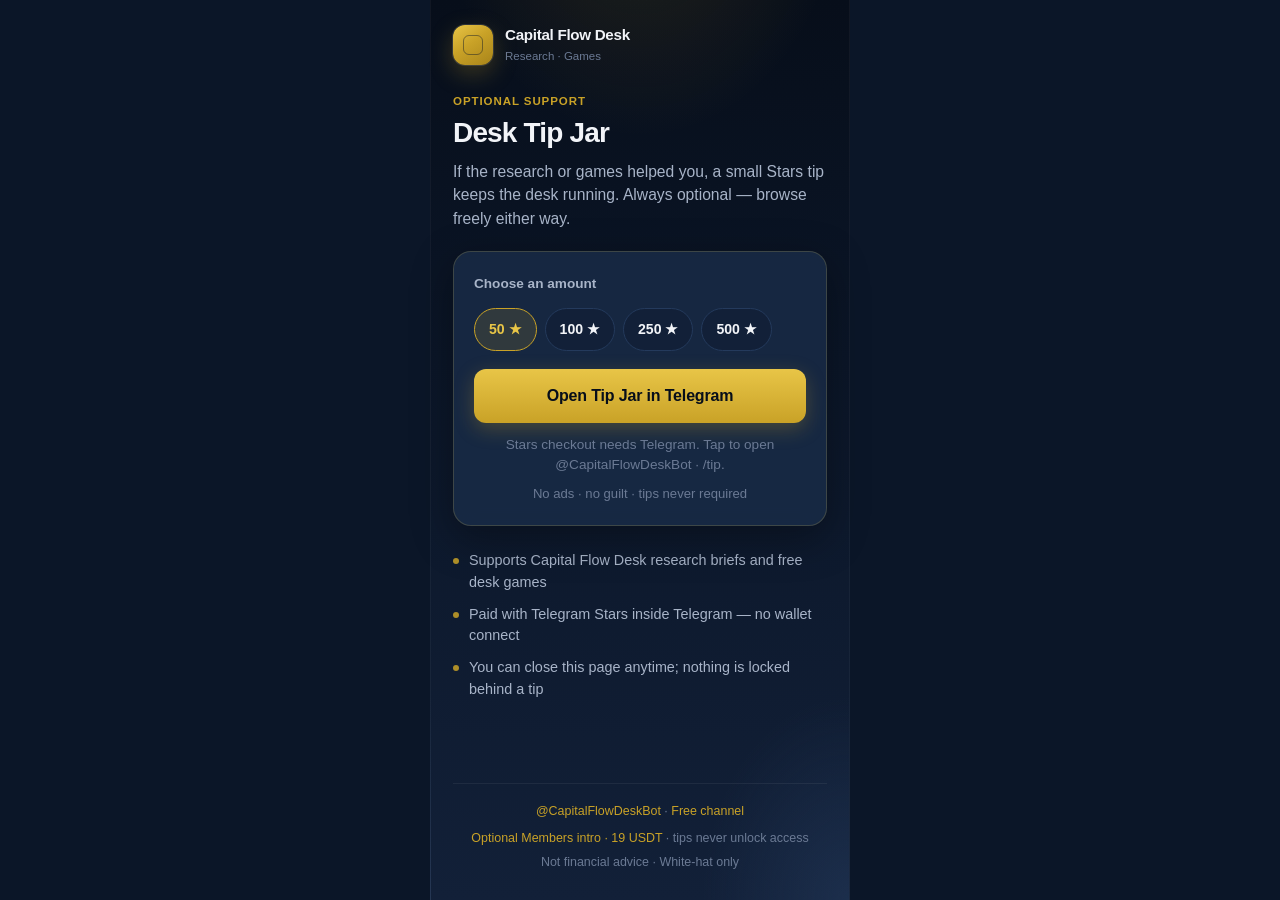
<file: tip-jar/index.html>
<!DOCTYPE html>
<html lang="en">
<head>
  <meta charset="UTF-8" />
  <meta name="viewport" content="width=device-width, initial-scale=1, maximum-scale=1, user-scalable=no, viewport-fit=cover" />
  <meta name="theme-color" content="#0b1628" />
  <meta name="color-scheme" content="dark" />
  <meta name="description" content="Desk Tip Jar — support Capital Flow Desk research and games with Telegram Stars. Optional, never required." />
  <title>Desk Tip Jar</title>
  <script src="https://telegram.org/js/telegram-web-app.js"></script>
  <style>
    :root {
      --navy-950: #070e1a;
      --navy-900: #0b1628;
      --navy-800: #122038;
      --navy-700: #1a2d4a;
      --navy-600: #243a5c;
      --gold-400: #e8c547;
      --gold-500: #c9a227;
      --gold-600: #a8841a;
      --gold-soft: rgba(201, 162, 39, 0.14);
      --gold-line: rgba(201, 162, 39, 0.35);
      --text: #f2f4f8;
      --text-secondary: #a8b4c8;
      --text-tertiary: #6b7a94;
      --radius: 18px;
      --radius-sm: 12px;
      --radius-pill: 999px;
      --safe-bottom: env(safe-area-inset-bottom, 0px);
      --safe-top: env(safe-area-inset-top, 0px);
      --font: -apple-system, BlinkMacSystemFont, "SF Pro Display", "SF Pro Text",
        "Segoe UI", Roboto, Helvetica, Arial, sans-serif;
      --shadow: 0 12px 40px rgba(0, 0, 0, 0.35);
    }

    * {
      box-sizing: border-box;
      margin: 0;
      padding: 0;
      -webkit-tap-highlight-color: transparent;
    }

    html, body {
      min-height: 100%;
      background: var(--navy-900);
      color: var(--text);
      font-family: var(--font);
      -webkit-font-smoothing: antialiased;
      line-height: 1.5;
    }

    body {
      display: flex;
      justify-content: center;
      min-height: 100dvh;
    }

    .app {
      width: 100%;
      max-width: 390px;
      min-height: 100dvh;
      padding: calc(24px + var(--safe-top)) 22px calc(28px + var(--safe-bottom));
      display: flex;
      flex-direction: column;
      background:
        radial-gradient(ellipse 90% 55% at 50% -15%, rgba(201, 162, 39, 0.16), transparent 55%),
        radial-gradient(ellipse 70% 45% at 100% 100%, rgba(36, 58, 92, 0.55), transparent 50%),
        linear-gradient(180deg, var(--navy-950) 0%, var(--navy-900) 40%, var(--navy-800) 100%);
      position: relative;
    }

    .brand {
      display: flex;
      align-items: center;
      gap: 12px;
      margin-bottom: 28px;
    }

    .mark {
      width: 40px;
      height: 40px;
      border-radius: 12px;
      background:
        linear-gradient(145deg, var(--gold-400) 0%, var(--gold-500) 45%, var(--gold-600) 100%);
      box-shadow:
        0 0 0 1px rgba(255, 255, 255, 0.12),
        0 8px 24px rgba(201, 162, 39, 0.28);
      position: relative;
      flex-shrink: 0;
    }

    .mark::after {
      content: "";
      position: absolute;
      inset: 10px;
      border-radius: 6px;
      border: 1.5px solid rgba(11, 22, 40, 0.45);
      background: transparent;
    }

    .brand-text .name {
      font-size: 0.95rem;
      font-weight: 650;
      letter-spacing: -0.02em;
    }

    .brand-text .tag {
      font-size: 0.72rem;
      color: var(--text-tertiary);
      margin-top: 1px;
    }

    .hero {
      flex: 1;
      display: flex;
      flex-direction: column;
      gap: 20px;
    }

    .kicker {
      font-size: 0.72rem;
      font-weight: 600;
      letter-spacing: 0.08em;
      text-transform: uppercase;
      color: var(--gold-500);
    }

    h1 {
      font-size: 1.75rem;
      font-weight: 700;
      letter-spacing: -0.03em;
      line-height: 1.2;
      margin-top: 6px;
    }

    .lead {
      color: var(--text-secondary);
      font-size: 0.98rem;
      margin-top: 10px;
      max-width: 32em;
    }

    .card {
      background: color-mix(in srgb, var(--navy-700) 78%, transparent);
      border: 1px solid color-mix(in srgb, var(--gold-line) 55%, var(--navy-600));
      border-radius: var(--radius);
      padding: 22px 20px;
      box-shadow: var(--shadow);
      backdrop-filter: blur(10px);
    }

    .card-title {
      font-size: 0.85rem;
      font-weight: 600;
      color: var(--text-secondary);
      margin-bottom: 14px;
    }

    .chips {
      display: flex;
      flex-wrap: wrap;
      gap: 8px;
      margin-bottom: 18px;
    }

    .chip {
      appearance: none;
      border: 1px solid var(--navy-600);
      background: var(--navy-800);
      color: var(--text);
      font: inherit;
      font-size: 0.88rem;
      font-weight: 600;
      padding: 10px 14px;
      border-radius: var(--radius-pill);
      cursor: pointer;
      transition: border-color 0.15s ease, background 0.15s ease, color 0.15s ease;
    }

    .chip:hover {
      border-color: var(--gold-line);
    }

    .chip.selected {
      background: var(--gold-soft);
      border-color: var(--gold-500);
      color: var(--gold-400);
    }

    .chip:focus-visible {
      outline: 2px solid var(--gold-500);
      outline-offset: 2px;
    }

    .cta {
      appearance: none;
      width: 100%;
      border: none;
      border-radius: var(--radius-sm);
      padding: 15px 18px;
      font: inherit;
      font-size: 1rem;
      font-weight: 650;
      letter-spacing: -0.01em;
      cursor: pointer;
      background: linear-gradient(180deg, var(--gold-400), var(--gold-500));
      color: var(--navy-950);
      box-shadow: 0 6px 20px rgba(201, 162, 39, 0.28);
      transition: opacity 0.15s ease, transform 0.1s ease;
    }

    .cta:active {
      transform: scale(0.985);
    }

    .cta:disabled,
    .cta.is-soft {
      background: var(--navy-700);
      color: var(--text-secondary);
      box-shadow: none;
      border: 1px solid var(--navy-600);
      cursor: default;
    }

    .cta:focus-visible {
      outline: 2px solid var(--gold-400);
      outline-offset: 3px;
    }

    .status {
      margin-top: 12px;
      min-height: 1.4em;
      font-size: 0.85rem;
      color: var(--text-tertiary);
      text-align: center;
    }

    .status.info {
      color: var(--gold-400);
    }

    .status.ok {
      color: #7dcea0;
    }

    .note {
      margin-top: 8px;
      font-size: 0.82rem;
      color: var(--text-tertiary);
      text-align: center;
    }

    .bullets {
      list-style: none;
      display: flex;
      flex-direction: column;
      gap: 10px;
      margin-top: 4px;
    }

    .bullets li {
      display: flex;
      gap: 10px;
      align-items: flex-start;
      font-size: 0.9rem;
      color: var(--text-secondary);
    }

    .bullets li::before {
      content: "";
      width: 6px;
      height: 6px;
      margin-top: 0.55em;
      border-radius: 50%;
      background: var(--gold-500);
      flex-shrink: 0;
      opacity: 0.85;
    }

    .footer {
      margin-top: 28px;
      padding-top: 18px;
      border-top: 1px solid rgba(255, 255, 255, 0.06);
      text-align: center;
      font-size: 0.78rem;
      color: var(--text-tertiary);
    }

    .footer a {
      color: var(--gold-500);
      text-decoration: none;
    }

    .footer a:hover {
      text-decoration: underline;
    }

    .toast {
      position: fixed;
      left: 50%;
      bottom: calc(24px + var(--safe-bottom));
      transform: translateX(-50%) translateY(12px);
      max-width: min(340px, calc(100vw - 40px));
      padding: 12px 16px;
      border-radius: var(--radius-sm);
      background: var(--navy-700);
      border: 1px solid var(--gold-line);
      color: var(--text);
      font-size: 0.88rem;
      text-align: center;
      box-shadow: var(--shadow);
      opacity: 0;
      pointer-events: none;
      transition: opacity 0.2s ease, transform 0.2s ease;
      z-index: 20;
    }

    .toast.show {
      opacity: 1;
      transform: translateX(-50%) translateY(0);
    }

    @media (min-width: 430px) {
      .app {
        max-width: 420px;
        border-left: 1px solid rgba(255, 255, 255, 0.04);
        border-right: 1px solid rgba(255, 255, 255, 0.04);
      }
    }
  </style>
</head>
<body>
  <div class="app" id="app">
    <header class="brand">
      <div class="mark" aria-hidden="true"></div>
      <div class="brand-text">
        <div class="name">Capital Flow Desk</div>
        <div class="tag">Research · Games</div>
      </div>
    </header>

    <main class="hero">
      <div>
        <p class="kicker">Optional support</p>
        <h1>Desk Tip Jar</h1>
        <p class="lead">
          If the research or games helped you, a small Stars tip keeps the desk running.
          Always optional — browse freely either way.
        </p>
      </div>

      <section class="card" aria-labelledby="tip-heading">
        <h2 class="card-title" id="tip-heading">Choose an amount</h2>
        <div class="chips" role="group" aria-label="Suggested tip amounts">
          <button type="button" class="chip selected" data-stars="50" aria-pressed="true">50 ★</button>
          <button type="button" class="chip" data-stars="100" aria-pressed="false">100 ★</button>
          <button type="button" class="chip" data-stars="250" aria-pressed="false">250 ★</button>
          <button type="button" class="chip" data-stars="500" aria-pressed="false">500 ★</button>
        </div>
        <button type="button" class="cta" id="btn-tip" aria-live="polite">Tip with Stars</button>
        <p class="status" id="status" role="status"></p>
        <p class="note">No ads · no guilt · tips never required</p>
      </section>

      <ul class="bullets">
        <li>Supports Capital Flow Desk research briefs and free desk games</li>
        <li>Paid with Telegram Stars inside Telegram — no wallet connect</li>
        <li>You can close this page anytime; nothing is locked behind a tip</li>
      </ul>
    </main>

    <footer class="footer">
      <p>
        <a href="https://t.me/CapitalFlowDeskBot" target="_blank" rel="noopener">@CapitalFlowDeskBot</a>
        ·
        <a href="https://t.me/CapitalFlowDeskHQ" target="_blank" rel="noopener">Free channel</a>
      </p>
      <p style="margin-top:8px">
        <a href="https://t.me/CapitalFlowDeskBot?start=pay_19" target="_blank" rel="noopener">Optional Members intro · 19 USDT</a>
        <span aria-hidden="true"> · </span>tips never unlock access
      </p>
      <p style="margin-top:6px">Not financial advice · White-hat only</p>
    </footer>
  </div>

  <div class="toast" id="toast" role="status" aria-live="polite"></div>

  <script>
  (function () {
    /**
     * Live Stars invoice links from Bot API createInvoiceLink (pulse 03:05 Asia/Dubai).
     * Payload desk_tip:jar:v1:{stars} — gratitude only, zero entitlement.
     */
    var BOT_TIP_DEEP_LINK = "https://t.me/CapitalFlowDeskBot?start=tip";
    var INVOICE_BY_STARS = {
      "50": "https://t.me/$q3Sl5jz2eFG8BQAAMGIn1cOg68U",
      "100": "https://t.me/$jwm1Mzz2eFG9BQAAFKfioch7fE0",
      "250": "https://t.me/$e0zbTzz2eFG-BQAAgNAgew9wsns",
      "500": "https://t.me/$NjsohDz2eFG_BQAALS2fRQ0j5G8"
    };
    var STARS_INVOICE_LINK = INVOICE_BY_STARS["50"];
    var INVOICE_PLACEHOLDER = STARS_INVOICE_LINK;

    var btn = document.getElementById("btn-tip");
    var statusEl = document.getElementById("status");
    var toastEl = document.getElementById("toast");
    var chips = Array.prototype.slice.call(document.querySelectorAll(".chip"));
    var selectedStars = 50;
    var toastTimer = null;

    function invoiceFor(stars) {
      var key = String(stars || selectedStars);
      var link = INVOICE_BY_STARS[key];
      if (typeof link === "string" && link.trim().length > 0) return link.trim();
      if (typeof INVOICE_PLACEHOLDER === "string" && INVOICE_PLACEHOLDER.trim().length > 0) {
        return INVOICE_PLACEHOLDER.trim();
      }
      return "";
    }

    function hasInvoice() {
      return invoiceFor(selectedStars).length > 0;
    }

    function openBotTipDeepLink() {
      var url = BOT_TIP_DEEP_LINK;
      var tg = getTg();
      try {
        if (tg && typeof tg.openTelegramLink === "function") {
          tg.openTelegramLink(url);
          return;
        }
      } catch (e) { /* fall through */ }
      try {
        window.location.href = url;
      } catch (e2) {
        window.open(url, "_blank", "noopener");
      }
    }

    function getTg() {
      try {
        return window.Telegram && window.Telegram.WebApp ? window.Telegram.WebApp : null;
      } catch (e) {
        return null;
      }
    }

    function inTelegram() {
      var tg = getTg();
      if (!tg) return false;
      try {
        if (tg.initData && String(tg.initData).length > 0) return true;
        if (tg.initDataUnsafe && tg.initDataUnsafe.user) return true;
        if (tg.platform && tg.platform !== "unknown") return true;
      } catch (e) { /* ignore */ }
      return false;
    }

    function setStatus(text, kind) {
      if (!statusEl) return;
      statusEl.textContent = text || "";
      statusEl.className = "status" + (kind ? " " + kind : "");
    }

    function showToast(msg) {
      if (!toastEl) return;
      toastEl.textContent = msg;
      toastEl.classList.add("show");
      if (toastTimer) clearTimeout(toastTimer);
      toastTimer = setTimeout(function () {
        toastEl.classList.remove("show");
      }, 2600);
    }

    function haptic(type) {
      var tg = getTg();
      try {
        if (tg && tg.HapticFeedback) {
          if (type === "success") tg.HapticFeedback.notificationOccurred("success");
          else if (type === "error") tg.HapticFeedback.notificationOccurred("error");
          else tg.HapticFeedback.impactOccurred("light");
        }
      } catch (e) { /* ignore */ }
    }

    function refreshCta() {
      if (!btn) return;
      var live = hasInvoice();
      var tgOk = inTelegram();

      if (live && tgOk) {
        btn.disabled = false;
        btn.classList.remove("is-soft");
        btn.textContent = "Tip " + selectedStars + " ★";
        setStatus("Opens Telegram Stars checkout for " + selectedStars + " ★. Gratitude only — no unlock.", "info");
      } else if (live && !tgOk) {
        btn.disabled = false;
        btn.classList.remove("is-soft");
        btn.textContent = "Open Tip Jar in Telegram";
        setStatus("Stars checkout needs Telegram. Tap to open @CapitalFlowDeskBot · /tip.");
      } else if (!live && tgOk) {
        btn.disabled = false;
        btn.classList.add("is-soft");
        btn.textContent = "Open /tip in bot";
        setStatus("Invoice map missing — open the bot Tip Jar instead.");
      } else {
        btn.disabled = false;
        btn.classList.add("is-soft");
        btn.textContent = "Open Tip Jar in Telegram";
        setStatus("Open @CapitalFlowDeskBot with /tip. Tips are always optional.");
      }
    }

    function selectChip(chip) {
      chips.forEach(function (c) {
        var on = c === chip;
        c.classList.toggle("selected", on);
        c.setAttribute("aria-pressed", on ? "true" : "false");
      });
      selectedStars = parseInt(chip.getAttribute("data-stars"), 10) || 50;
      haptic("light");
      refreshCta();
    }

    chips.forEach(function (chip) {
      chip.addEventListener("click", function () {
        selectChip(chip);
        if (!hasInvoice()) {
          showToast("Amount noted — open the bot /tip if checkout is unavailable.");
          return;
        }
        showToast(selectedStars + " ★ selected.");
      });
    });

    function openInvoiceSafe() {
      var tg = getTg();
      var link = invoiceFor(selectedStars);
      if (!link) {
        setStatus("No invoice for this amount — opening bot /tip instead.");
        openBotTipDeepLink();
        return;
      }
      if (!tg || typeof tg.openInvoice !== "function") {
        setStatus("Opening @CapitalFlowDeskBot Tip Jar…");
        openBotTipDeepLink();
        return;
      }
      try {
        tg.openInvoice(link, function (status) {
          if (status === "paid") {
            haptic("success");
            setStatus("Thank you — your tip helps keep the desk going.", "ok");
            showToast("Tip received. Grateful.");
          } else if (status === "cancelled") {
            setStatus("Tip cancelled — no charge. Browse anytime.");
          } else if (status === "failed") {
            haptic("error");
            setStatus("Checkout didn’t complete. You can try again later.");
          } else {
            setStatus("Checkout closed (" + String(status) + ").");
          }
        });
      } catch (err) {
        setStatus("Couldn’t open invoice. Opening bot /tip instead.");
        showToast("Falling back to bot Tip Jar.");
        openBotTipDeepLink();
      }
    }

    if (btn) {
      btn.addEventListener("click", function () {
        haptic("light");
        if (!inTelegram()) {
          showToast("Opening Tip Jar in Telegram…");
          setStatus("Stars checkout needs Telegram. Opening @CapitalFlowDeskBot · /tip.");
          openBotTipDeepLink();
          return;
        }
        if (!hasInvoice()) {
          showToast("Opening bot /tip…");
          setStatus("Invoice map missing — opening bot Tip Jar.");
          openBotTipDeepLink();
          return;
        }
        openInvoiceSafe();
      });
    }

    /* Telegram chrome — expand, theme, ready. Never throw if WebApp missing. */
    (function initTg() {
      var tg = getTg();
      if (!tg) return;
      try {
        if (typeof tg.ready === "function") tg.ready();
        if (typeof tg.expand === "function") tg.expand();
        if (tg.themeParams && tg.themeParams.bg_color) {
          /* keep navy/gold brand; only sync header if API present */
        }
        if (typeof tg.setHeaderColor === "function") {
          try { tg.setHeaderColor("#0b1628"); } catch (e) { /* older clients */ }
        }
        if (typeof tg.setBackgroundColor === "function") {
          try { tg.setBackgroundColor("#0b1628"); } catch (e) { /* older clients */ }
        }
      } catch (e) { /* never crash outside Telegram */ }
    })();

    refreshCta();
  })();
  </script>
</body>
</html>
</file>
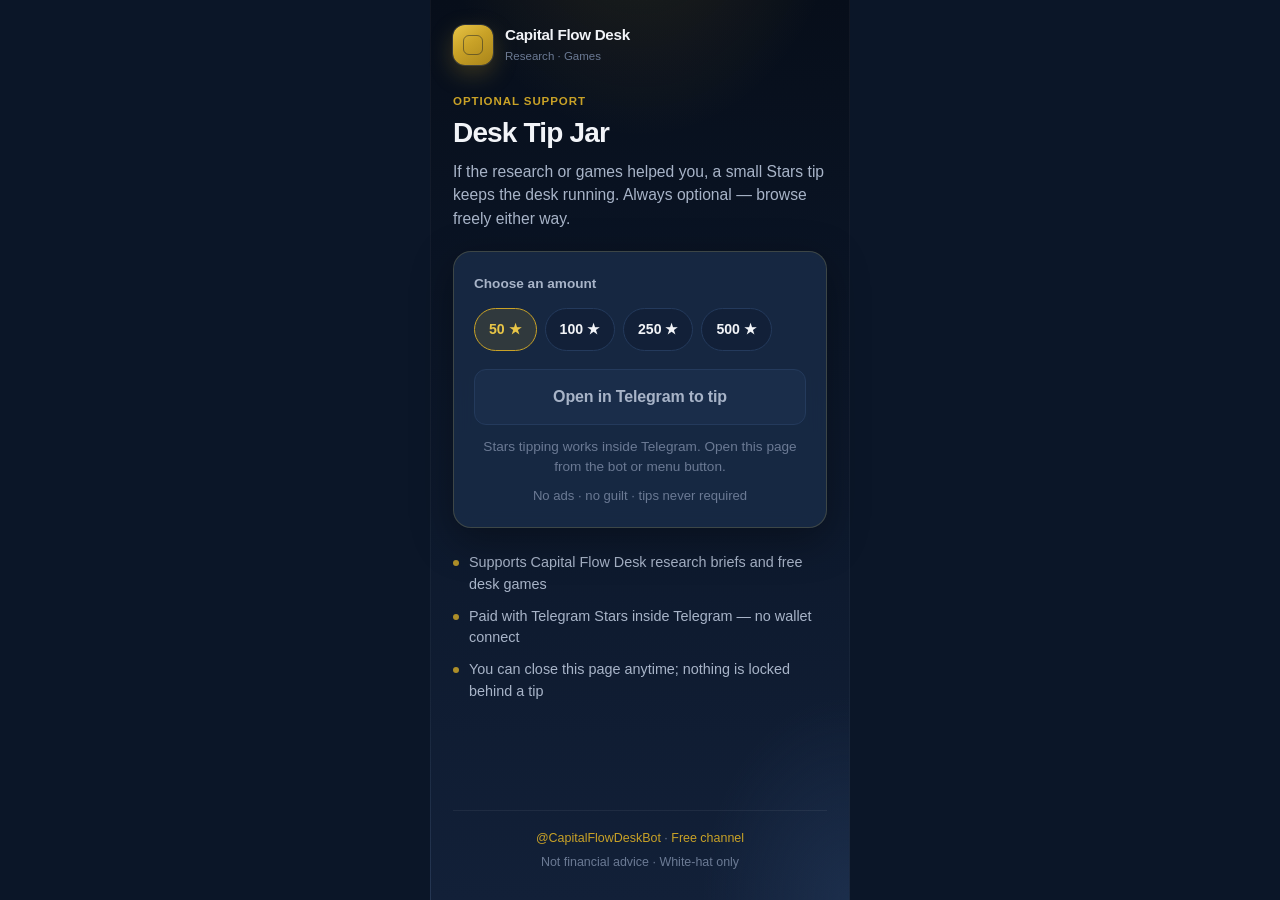
<file: game/tip-jar/index.html>
<!DOCTYPE html>
<html lang="en">
<head>
  <meta charset="UTF-8" />
  <meta name="viewport" content="width=device-width, initial-scale=1, maximum-scale=1, user-scalable=no, viewport-fit=cover" />
  <meta name="theme-color" content="#0b1628" />
  <meta name="color-scheme" content="dark" />
  <meta name="description" content="Desk Tip Jar — support Capital Flow Desk research and games with Telegram Stars. Optional, never required." />
  <title>Desk Tip Jar</title>
  <script src="https://telegram.org/js/telegram-web-app.js"></script>
  <style>
    :root {
      --navy-950: #070e1a;
      --navy-900: #0b1628;
      --navy-800: #122038;
      --navy-700: #1a2d4a;
      --navy-600: #243a5c;
      --gold-400: #e8c547;
      --gold-500: #c9a227;
      --gold-600: #a8841a;
      --gold-soft: rgba(201, 162, 39, 0.14);
      --gold-line: rgba(201, 162, 39, 0.35);
      --text: #f2f4f8;
      --text-secondary: #a8b4c8;
      --text-tertiary: #6b7a94;
      --radius: 18px;
      --radius-sm: 12px;
      --radius-pill: 999px;
      --safe-bottom: env(safe-area-inset-bottom, 0px);
      --safe-top: env(safe-area-inset-top, 0px);
      --font: -apple-system, BlinkMacSystemFont, "SF Pro Display", "SF Pro Text",
        "Segoe UI", Roboto, Helvetica, Arial, sans-serif;
      --shadow: 0 12px 40px rgba(0, 0, 0, 0.35);
    }

    * {
      box-sizing: border-box;
      margin: 0;
      padding: 0;
      -webkit-tap-highlight-color: transparent;
    }

    html, body {
      min-height: 100%;
      background: var(--navy-900);
      color: var(--text);
      font-family: var(--font);
      -webkit-font-smoothing: antialiased;
      line-height: 1.5;
    }

    body {
      display: flex;
      justify-content: center;
      min-height: 100dvh;
    }

    .app {
      width: 100%;
      max-width: 390px;
      min-height: 100dvh;
      padding: calc(24px + var(--safe-top)) 22px calc(28px + var(--safe-bottom));
      display: flex;
      flex-direction: column;
      background:
        radial-gradient(ellipse 90% 55% at 50% -15%, rgba(201, 162, 39, 0.16), transparent 55%),
        radial-gradient(ellipse 70% 45% at 100% 100%, rgba(36, 58, 92, 0.55), transparent 50%),
        linear-gradient(180deg, var(--navy-950) 0%, var(--navy-900) 40%, var(--navy-800) 100%);
      position: relative;
    }

    .brand {
      display: flex;
      align-items: center;
      gap: 12px;
      margin-bottom: 28px;
    }

    .mark {
      width: 40px;
      height: 40px;
      border-radius: 12px;
      background:
        linear-gradient(145deg, var(--gold-400) 0%, var(--gold-500) 45%, var(--gold-600) 100%);
      box-shadow:
        0 0 0 1px rgba(255, 255, 255, 0.12),
        0 8px 24px rgba(201, 162, 39, 0.28);
      position: relative;
      flex-shrink: 0;
    }

    .mark::after {
      content: "";
      position: absolute;
      inset: 10px;
      border-radius: 6px;
      border: 1.5px solid rgba(11, 22, 40, 0.45);
      background: transparent;
    }

    .brand-text .name {
      font-size: 0.95rem;
      font-weight: 650;
      letter-spacing: -0.02em;
    }

    .brand-text .tag {
      font-size: 0.72rem;
      color: var(--text-tertiary);
      margin-top: 1px;
    }

    .hero {
      flex: 1;
      display: flex;
      flex-direction: column;
      gap: 20px;
    }

    .kicker {
      font-size: 0.72rem;
      font-weight: 600;
      letter-spacing: 0.08em;
      text-transform: uppercase;
      color: var(--gold-500);
    }

    h1 {
      font-size: 1.75rem;
      font-weight: 700;
      letter-spacing: -0.03em;
      line-height: 1.2;
      margin-top: 6px;
    }

    .lead {
      color: var(--text-secondary);
      font-size: 0.98rem;
      margin-top: 10px;
      max-width: 32em;
    }

    .card {
      background: color-mix(in srgb, var(--navy-700) 78%, transparent);
      border: 1px solid color-mix(in srgb, var(--gold-line) 55%, var(--navy-600));
      border-radius: var(--radius);
      padding: 22px 20px;
      box-shadow: var(--shadow);
      backdrop-filter: blur(10px);
    }

    .card-title {
      font-size: 0.85rem;
      font-weight: 600;
      color: var(--text-secondary);
      margin-bottom: 14px;
    }

    .chips {
      display: flex;
      flex-wrap: wrap;
      gap: 8px;
      margin-bottom: 18px;
    }

    .chip {
      appearance: none;
      border: 1px solid var(--navy-600);
      background: var(--navy-800);
      color: var(--text);
      font: inherit;
      font-size: 0.88rem;
      font-weight: 600;
      padding: 10px 14px;
      border-radius: var(--radius-pill);
      cursor: pointer;
      transition: border-color 0.15s ease, background 0.15s ease, color 0.15s ease;
    }

    .chip:hover {
      border-color: var(--gold-line);
    }

    .chip.selected {
      background: var(--gold-soft);
      border-color: var(--gold-500);
      color: var(--gold-400);
    }

    .chip:focus-visible {
      outline: 2px solid var(--gold-500);
      outline-offset: 2px;
    }

    .cta {
      appearance: none;
      width: 100%;
      border: none;
      border-radius: var(--radius-sm);
      padding: 15px 18px;
      font: inherit;
      font-size: 1rem;
      font-weight: 650;
      letter-spacing: -0.01em;
      cursor: pointer;
      background: linear-gradient(180deg, var(--gold-400), var(--gold-500));
      color: var(--navy-950);
      box-shadow: 0 6px 20px rgba(201, 162, 39, 0.28);
      transition: opacity 0.15s ease, transform 0.1s ease;
    }

    .cta:active {
      transform: scale(0.985);
    }

    .cta:disabled,
    .cta.is-soft {
      background: var(--navy-700);
      color: var(--text-secondary);
      box-shadow: none;
      border: 1px solid var(--navy-600);
      cursor: default;
    }

    .cta:focus-visible {
      outline: 2px solid var(--gold-400);
      outline-offset: 3px;
    }

    .status {
      margin-top: 12px;
      min-height: 1.4em;
      font-size: 0.85rem;
      color: var(--text-tertiary);
      text-align: center;
    }

    .status.info {
      color: var(--gold-400);
    }

    .status.ok {
      color: #7dcea0;
    }

    .note {
      margin-top: 8px;
      font-size: 0.82rem;
      color: var(--text-tertiary);
      text-align: center;
    }

    .bullets {
      list-style: none;
      display: flex;
      flex-direction: column;
      gap: 10px;
      margin-top: 4px;
    }

    .bullets li {
      display: flex;
      gap: 10px;
      align-items: flex-start;
      font-size: 0.9rem;
      color: var(--text-secondary);
    }

    .bullets li::before {
      content: "";
      width: 6px;
      height: 6px;
      margin-top: 0.55em;
      border-radius: 50%;
      background: var(--gold-500);
      flex-shrink: 0;
      opacity: 0.85;
    }

    .footer {
      margin-top: 28px;
      padding-top: 18px;
      border-top: 1px solid rgba(255, 255, 255, 0.06);
      text-align: center;
      font-size: 0.78rem;
      color: var(--text-tertiary);
    }

    .footer a {
      color: var(--gold-500);
      text-decoration: none;
    }

    .footer a:hover {
      text-decoration: underline;
    }

    .toast {
      position: fixed;
      left: 50%;
      bottom: calc(24px + var(--safe-bottom));
      transform: translateX(-50%) translateY(12px);
      max-width: min(340px, calc(100vw - 40px));
      padding: 12px 16px;
      border-radius: var(--radius-sm);
      background: var(--navy-700);
      border: 1px solid var(--gold-line);
      color: var(--text);
      font-size: 0.88rem;
      text-align: center;
      box-shadow: var(--shadow);
      opacity: 0;
      pointer-events: none;
      transition: opacity 0.2s ease, transform 0.2s ease;
      z-index: 20;
    }

    .toast.show {
      opacity: 1;
      transform: translateX(-50%) translateY(0);
    }

    @media (min-width: 430px) {
      .app {
        max-width: 420px;
        border-left: 1px solid rgba(255, 255, 255, 0.04);
        border-right: 1px solid rgba(255, 255, 255, 0.04);
      }
    }
  </style>
</head>
<body>
  <div class="app" id="app">
    <header class="brand">
      <div class="mark" aria-hidden="true"></div>
      <div class="brand-text">
        <div class="name">Capital Flow Desk</div>
        <div class="tag">Research · Games</div>
      </div>
    </header>

    <main class="hero">
      <div>
        <p class="kicker">Optional support</p>
        <h1>Desk Tip Jar</h1>
        <p class="lead">
          If the research or games helped you, a small Stars tip keeps the desk running.
          Always optional — browse freely either way.
        </p>
      </div>

      <section class="card" aria-labelledby="tip-heading">
        <h2 class="card-title" id="tip-heading">Choose an amount</h2>
        <div class="chips" role="group" aria-label="Suggested tip amounts">
          <button type="button" class="chip selected" data-stars="50" aria-pressed="true">50 ★</button>
          <button type="button" class="chip" data-stars="100" aria-pressed="false">100 ★</button>
          <button type="button" class="chip" data-stars="250" aria-pressed="false">250 ★</button>
          <button type="button" class="chip" data-stars="500" aria-pressed="false">500 ★</button>
        </div>
        <button type="button" class="cta is-soft" id="btn-tip" aria-live="polite">Coming soon</button>
        <p class="status" id="status" role="status"></p>
        <p class="note">No ads · no guilt · tips never required</p>
      </section>

      <ul class="bullets">
        <li>Supports Capital Flow Desk research briefs and free desk games</li>
        <li>Paid with Telegram Stars inside Telegram — no wallet connect</li>
        <li>You can close this page anytime; nothing is locked behind a tip</li>
      </ul>
    </main>

    <footer class="footer">
      <p>
        <a href="https://t.me/CapitalFlowDeskBot" target="_blank" rel="noopener">@CapitalFlowDeskBot</a>
        ·
        <a href="https://t.me/CapitalFlowDeskHQ" target="_blank" rel="noopener">Free channel</a>
      </p>
      <p style="margin-top:6px">Not financial advice · White-hat only</p>
    </footer>
  </div>

  <div class="toast" id="toast" role="status" aria-live="polite"></div>

  <script>
  (function () {
    /**
     * Paste a Stars invoice link from Bot API createInvoiceLink / Converter here.
     * Leave empty until you have a real link — the UI stays graceful.
     */
    var STARS_INVOICE_LINK = "https://t.me/$7XtRiTz2eFGvBQAAzwQrL98pIP8";
    var INVOICE_PLACEHOLDER = STARS_INVOICE_LINK;

    var btn = document.getElementById("btn-tip");
    var statusEl = document.getElementById("status");
    var toastEl = document.getElementById("toast");
    var chips = Array.prototype.slice.call(document.querySelectorAll(".chip"));
    var selectedStars = 50;
    var toastTimer = null;

    function hasInvoice() {
      return typeof INVOICE_PLACEHOLDER === "string" && INVOICE_PLACEHOLDER.trim().length > 0;
    }

    function getTg() {
      try {
        return window.Telegram && window.Telegram.WebApp ? window.Telegram.WebApp : null;
      } catch (e) {
        return null;
      }
    }

    function inTelegram() {
      var tg = getTg();
      if (!tg) return false;
      try {
        if (tg.initData && String(tg.initData).length > 0) return true;
        if (tg.initDataUnsafe && tg.initDataUnsafe.user) return true;
        if (tg.platform && tg.platform !== "unknown") return true;
      } catch (e) { /* ignore */ }
      return false;
    }

    function setStatus(text, kind) {
      if (!statusEl) return;
      statusEl.textContent = text || "";
      statusEl.className = "status" + (kind ? " " + kind : "");
    }

    function showToast(msg) {
      if (!toastEl) return;
      toastEl.textContent = msg;
      toastEl.classList.add("show");
      if (toastTimer) clearTimeout(toastTimer);
      toastTimer = setTimeout(function () {
        toastEl.classList.remove("show");
      }, 2600);
    }

    function haptic(type) {
      var tg = getTg();
      try {
        if (tg && tg.HapticFeedback) {
          if (type === "success") tg.HapticFeedback.notificationOccurred("success");
          else if (type === "error") tg.HapticFeedback.notificationOccurred("error");
          else tg.HapticFeedback.impactOccurred("light");
        }
      } catch (e) { /* ignore */ }
    }

    function refreshCta() {
      if (!btn) return;
      var live = hasInvoice();
      var tgOk = inTelegram();

      if (live && tgOk) {
        btn.disabled = false;
        btn.classList.remove("is-soft");
        btn.textContent = "Tip with Stars";
        setStatus("Opens Telegram Stars checkout for " + selectedStars + " ★ (invoice amount set by bot).", "info");
      } else if (live && !tgOk) {
        btn.disabled = false;
        btn.classList.add("is-soft");
        btn.textContent = "Open in Telegram to tip";
        setStatus("Stars tipping works inside Telegram. Open this page from the bot or menu button.");
      } else if (!live && tgOk) {
        btn.disabled = false;
        btn.classList.add("is-soft");
        btn.textContent = "Coming soon";
        setStatus("Tip link not live yet — thank you for checking in.");
      } else {
        btn.disabled = false;
        btn.classList.add("is-soft");
        btn.textContent = "Coming soon";
        setStatus("Open in Telegram when tips go live. Nothing is required to browse.");
      }
    }

    function selectChip(chip) {
      chips.forEach(function (c) {
        var on = c === chip;
        c.classList.toggle("selected", on);
        c.setAttribute("aria-pressed", on ? "true" : "false");
      });
      selectedStars = parseInt(chip.getAttribute("data-stars"), 10) || 50;
      haptic("light");
      refreshCta();
    }

    chips.forEach(function (chip) {
      chip.addEventListener("click", function () {
        if (!hasInvoice()) {
          selectChip(chip);
          showToast("Tips aren’t live yet — amounts are preview only.");
          return;
        }
        selectChip(chip);
        showToast("Amount noted. Checkout uses the desk invoice link.");
      });
    });

    function openInvoiceSafe() {
      var tg = getTg();
      var link = INVOICE_PLACEHOLDER.trim();
      if (!tg || typeof tg.openInvoice !== "function") {
        setStatus("Telegram WebApp invoice API not available here.", "info");
        showToast("Open this page inside Telegram to tip.");
        return;
      }
      try {
        tg.openInvoice(link, function (status) {
          if (status === "paid") {
            haptic("success");
            setStatus("Thank you — your tip helps keep the desk going.", "ok");
            showToast("Tip received. Grateful.");
          } else if (status === "cancelled") {
            setStatus("Tip cancelled — no charge. Browse anytime.");
          } else if (status === "failed") {
            haptic("error");
            setStatus("Checkout didn’t complete. You can try again later.");
          } else {
            setStatus("Checkout closed (" + String(status) + ").");
          }
        });
      } catch (err) {
        setStatus("Couldn’t open invoice. Try again from the bot menu.");
        showToast("Invoice open failed — no charge.");
      }
    }

    if (btn) {
      btn.addEventListener("click", function () {
        haptic("light");
        if (!hasInvoice()) {
          showToast("Coming soon — tip link not configured yet.");
          setStatus("Tips aren’t live yet. Thanks for the interest.");
          return;
        }
        if (!inTelegram()) {
          showToast("Open in Telegram to tip with Stars.");
          setStatus("Stars checkout needs Telegram. Use the bot Mini App / menu button.");
          return;
        }
        openInvoiceSafe();
      });
    }

    /* Telegram chrome — expand, theme, ready. Never throw if WebApp missing. */
    (function initTg() {
      var tg = getTg();
      if (!tg) return;
      try {
        if (typeof tg.ready === "function") tg.ready();
        if (typeof tg.expand === "function") tg.expand();
        if (tg.themeParams && tg.themeParams.bg_color) {
          /* keep navy/gold brand; only sync header if API present */
        }
        if (typeof tg.setHeaderColor === "function") {
          try { tg.setHeaderColor("#0b1628"); } catch (e) { /* older clients */ }
        }
        if (typeof tg.setBackgroundColor === "function") {
          try { tg.setBackgroundColor("#0b1628"); } catch (e) { /* older clients */ }
        }
      } catch (e) { /* never crash outside Telegram */ }
    })();

    refreshCta();
  })();
  </script>
</body>
</html>
</file>
